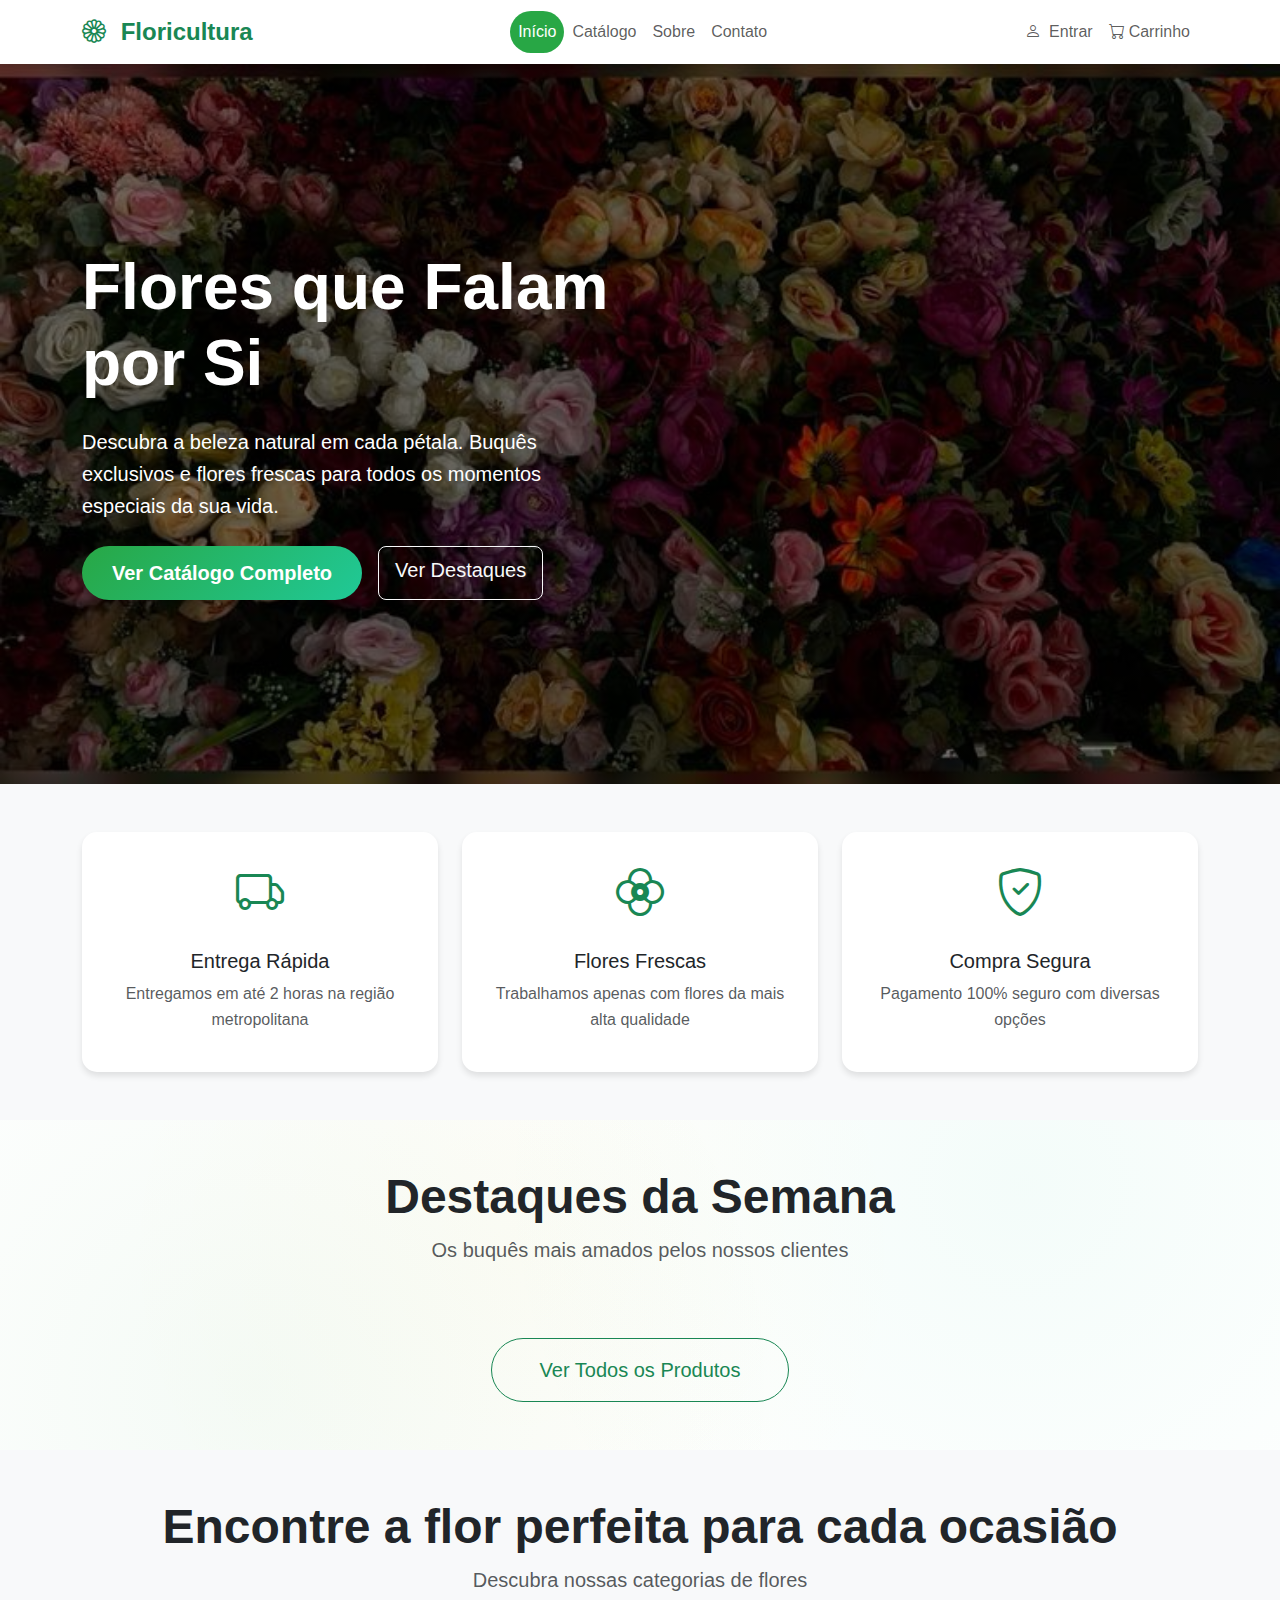
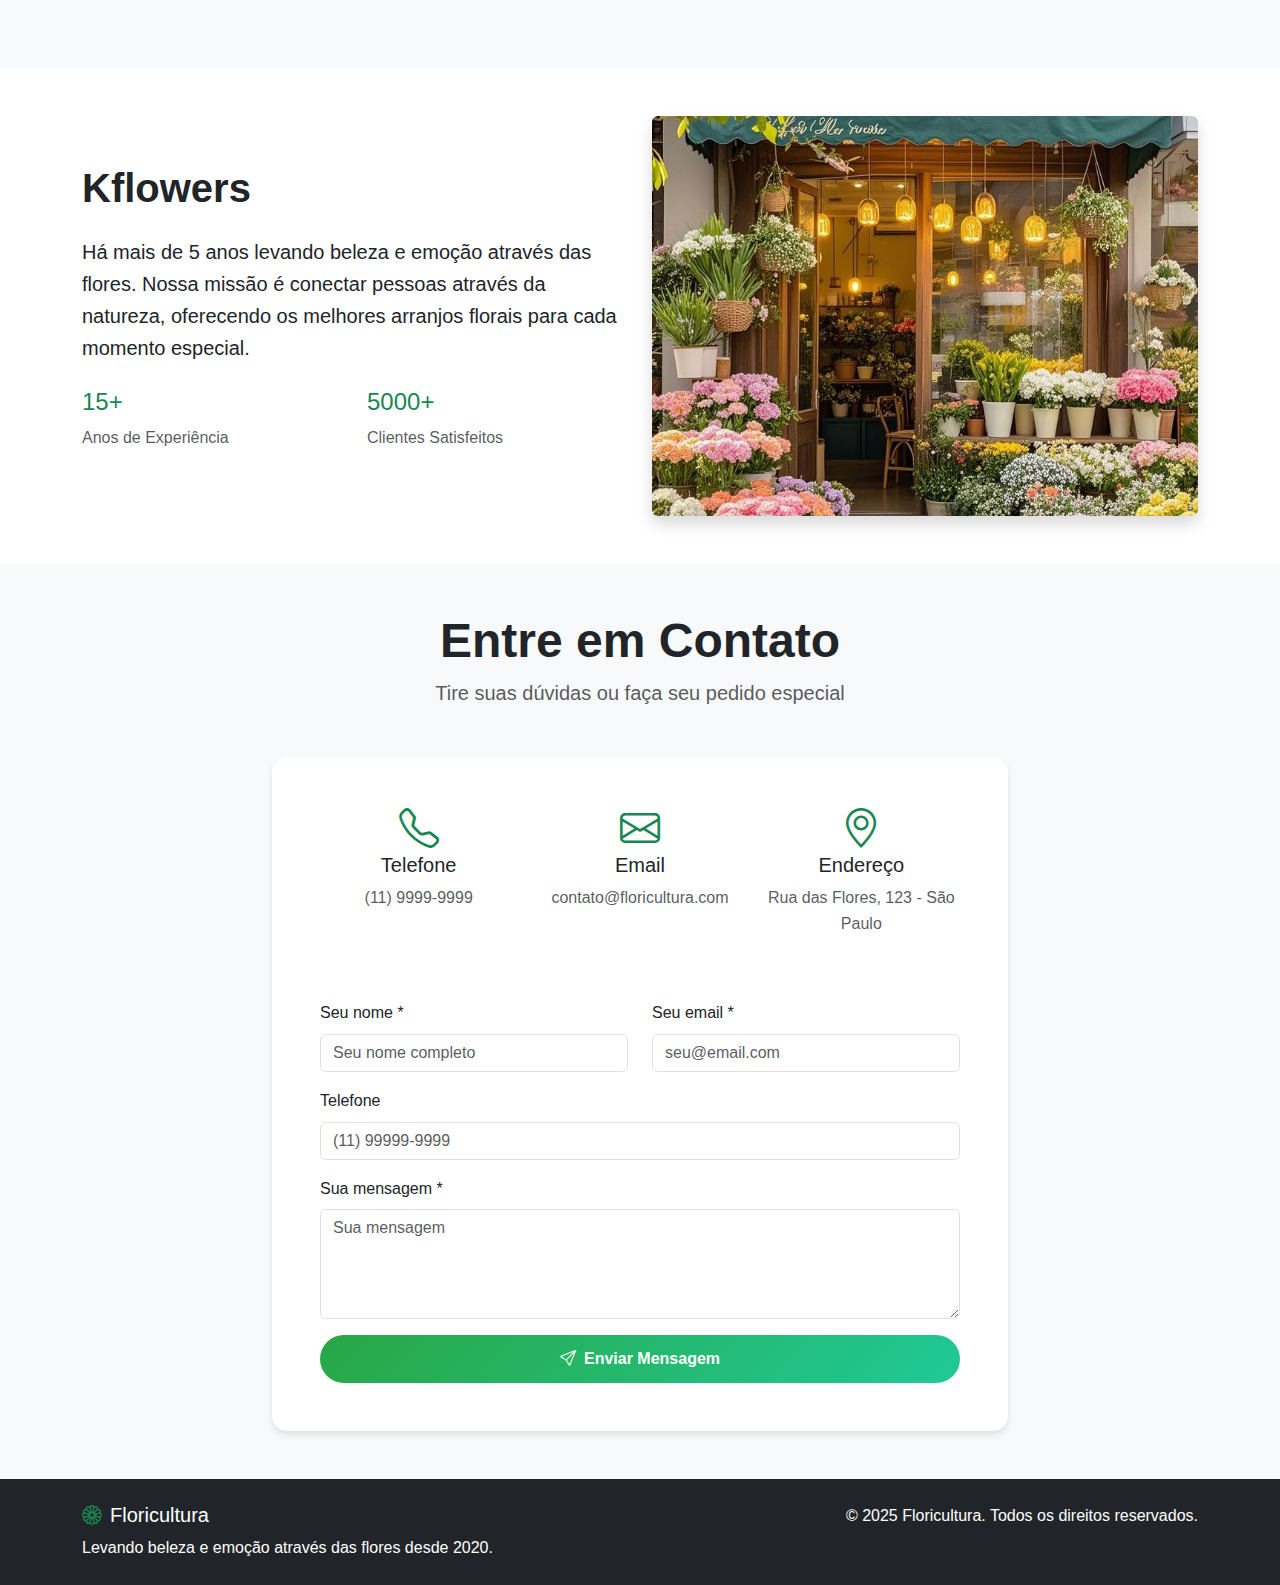
<file: Floricultura/index.html>
<!DOCTYPE html>
<html lang="pt-br">
<head>
    <meta charset="UTF-8">
    <meta name="viewport" content="width=device-width, initial-scale=1.0">
    <title>Floricultura - Flores Frescas e Buquês Especiais</title>
    <link href="https://cdn.jsdelivr.net/npm/bootstrap@5.3.0/dist/css/bootstrap.min.css" rel="stylesheet">
    <link rel="stylesheet" href="https://cdn.jsdelivr.net/npm/bootstrap-icons@1.10.0/font/bootstrap-icons.css">
    <link rel="stylesheet" href="css/style.css">
</head>
<body>
    <!-- Navigation -->
    <nav class="navbar navbar-expand-lg navbar-light bg-white shadow-sm">
        <div class="container">
            <a class="navbar-brand text-success" href="index.html">
                <i class="bi bi-flower1 me-2"></i>
                Floricultura
            </a>
            <button class="navbar-toggler" type="button" data-bs-toggle="collapse" data-bs-target="#navbarNav">
                <span class="navbar-toggler-icon"></span>
            </button>
            <div class="collapse navbar-collapse" id="navbarNav">
                <ul class="navbar-nav mx-auto">
                    <li class="nav-item">
                        <a class="nav-link active" href="index.html">Início</a>
                    </li>
                    <li class="nav-item">
                        <a class="nav-link" href="paginas/catalogo.html">Catálogo</a>
                    </li>
                    <li class="nav-item">
                        <a class="nav-link" href="#sobre">Sobre</a>
                    </li>
                    <li class="nav-item">
                        <a class="nav-link" href="#contato">Contato</a>
                    </li>
                </ul>
                <div class="navbar-nav">
                    <a class="nav-link" href="paginas/login.html">
                        <i class="bi bi-person me-1"></i>
                        <span id="userStatus">Entrar</span>
                    </a>
                    <a class="nav-link" href="paginas/carrinho.html">
                        <i class="bi bi-cart me-1"></i>Carrinho
                        <span class="badge bg-success cart-count" style="display: none;">0</span>
                    </a>
                </div>
            </div>
        </div>
    </nav>

    <!-- Hero Section -->
    <section class="hero-section">
        <div class="container">
            <div class="row">
                <div class="col-lg-6">
                    <h1 class="display-3 fw-bold mb-4">Flores que Falam por Si</h1>
                    <p class="lead mb-4">Descubra a beleza natural em cada pétala. Buquês exclusivos e flores frescas para todos os momentos especiais da sua vida.</p>
                    <div class="d-flex gap-3">
                        <a href="paginas/catalogo.html" class="btn btn-success btn-lg">
                            Ver Catálogo Completo
                        </a>
                        <a href="#destaques" class="btn btn-outline-light btn-lg">
                            Ver Destaques
                        </a>
                    </div>
                </div>
            </div>
        </div>
    </section>

    <!-- Features -->
    <section class="py-5 bg-light">
        <div class="container">
            <div class="row g-4">
                <div class="col-md-4">
                    <div class="card feature-card text-center h-100">
                        <div class="card-body p-4">
                            <i class="bi bi-truck text-success category-icon"></i>
                            <h5>Entrega Rápida</h5>
                            <p class="text-muted">Entregamos em até 2 horas na região metropolitana</p>
                        </div>
                    </div>
                </div>
                <div class="col-md-4">
                    <div class="card feature-card text-center h-100">
                        <div class="card-body p-4">
                            <i class="bi bi-flower2 text-success category-icon"></i>
                            <h5>Flores Frescas</h5>
                            <p class="text-muted">Trabalhamos apenas com flores da mais alta qualidade</p>
                        </div>
                    </div>
                </div>
                <div class="col-md-4">
                    <div class="card feature-card text-center h-100">
                        <div class="card-body p-4">
                            <i class="bi bi-shield-check text-success category-icon"></i>
                            <h5>Compra Segura</h5>
                            <p class="text-muted">Pagamento 100% seguro com diversas opções</p>
                        </div>
                    </div>
                </div>
            </div>
        </div>
    </section>

    <!-- Destaques -->
    <section id="destaques" class="py-5 position-relative">
        <div class="destaques-bg"></div>
        <div class="container destaques-container">
            <div class="text-center mb-5">
                <h2 class="display-5 fw-bold">Destaques da Semana</h2>
                <p class="lead text-muted">Os buquês mais amados pelos nossos clientes</p>
            </div>
            <div class="row g-4 justify-content-center" id="destaquesGrid">
                <!-- Produtos carregados via JavaScript -->
            </div>
            <div class="text-center mt-5">
                <a href="paginas/catalogo.html" class="btn btn-outline-success btn-lg px-5 py-3">
                    Ver Todos os Produtos
                </a>
            </div>
        </div>
    </section>

    <!-- Categorias -->
    <section id="categorias" class="py-5 bg-light">
        <div class="container">
            <div class="text-center mb-5">
                <h2 class="display-5 fw-bold">Encontre a flor perfeita para cada ocasião</h2>
                <p class="lead text-muted">Descubra nossas categorias de flores</p>
            </div>
            <div class="row g-4" id="categoriasGrid">
                <!-- Categorias carregadas via JavaScript -->
            </div>
        </div>
    </section>

    <!-- About Section -->
    <section id="sobre" class="py-5">
        <div class="container">
            <div class="row align-items-center">
                <div class="col-lg-6">
                    <h2 class="display-6 fw-bold mb-4">Kflowers</h2>
                    <p class="lead mb-4">Há mais de 5 anos levando beleza e emoção através das flores. Nossa missão é conectar pessoas através da natureza, oferecendo os melhores arranjos florais para cada momento especial.</p>
                    <div class="row">
                        <div class="col-6">
                            <h4 class="text-success">15+</h4>
                            <p class="text-muted">Anos de Experiência</p>
                        </div>
                        <div class="col-6">
                            <h4 class="text-success">5000+</h4>
                            <p class="text-muted">Clientes Satisfeitos</p>
                        </div>
                    </div>
                </div>
                <div class="col-lg-6">
                    <img src="imagens/floricultura.jfif" class="img-fluid rounded shadow" alt="Sobre Nós" style="height: 400px; width: 100%; object-fit: cover;">
                </div>
            </div>
        </div>
    </section>

    
   <!-- Contact Section -->
<section id="contato" class="py-5 bg-light">
    <div class="container">
        <div class="text-center mb-5">
            <h2 class="display-5 fw-bold">Entre em Contato</h2>
            <p class="lead text-muted">Tire suas dúvidas ou faça seu pedido especial</p>
        </div>
        <div class="row justify-content-center">
            <div class="col-lg-8">
                <div class="card feature-card">
                    <div class="card-body p-5">
                        <div class="row text-center">
                            <div class="col-md-4 mb-4">
                                <i class="bi bi-telephone text-success display-6 mb-3"></i>
                                <h5>Telefone</h5>
                                <p class="text-muted">(11) 9999-9999</p>
                            </div>
                            <div class="col-md-4 mb-4">
                                <i class="bi bi-envelope text-success display-6 mb-3"></i>
                                <h5>Email</h5>
                                <p class="text-muted">contato@floricultura.com</p>
                            </div>
                            <div class="col-md-4 mb-4">
                                <i class="bi bi-geo-alt text-success display-6 mb-3"></i>
                                <h5>Endereço</h5>
                                <p class="text-muted">Rua das Flores, 123 - São Paulo</p>
                            </div>
                        </div>
                        <form class="mt-4" action="php/contato.php" method="POST">
                            <div class="row">
                                <div class="col-md-6 mb-3">
                                    <label class="form-label">Seu nome *</label>
                                    <input type="text" class="form-control" name="nome" placeholder="Seu nome completo" required>
                                </div>
                                <div class="col-md-6 mb-3">
                                    <label class="form-label">Seu email *</label>
                                    <input type="email" class="form-control" name="email" placeholder="seu@email.com" required>
                                </div>
                            </div>
                            <div class="mb-3">
                                <label class="form-label">Telefone</label>
                                <input type="tel" class="form-control" name="telefone" placeholder="(11) 99999-9999">
                            </div>
                            <div class="mb-3">
                                <label class="form-label">Sua mensagem *</label>
                                <textarea class="form-control" rows="4" name="mensagem" placeholder="Sua mensagem" required></textarea>
                            </div>
                            <button type="submit" class="btn btn-success w-100">
                                <i class="bi bi-send me-2"></i>Enviar Mensagem
                            </button>
                        </form>
                    </div>
                </div>
            </div>
        </div>
    </div>
</section>

    <!-- Footer -->
    <footer class="bg-dark text-white py-4">
        <div class="container">
            <div class="row">
                <div class="col-md-6">
                    <h5><i class="bi bi-flower1 text-success me-2"></i>Floricultura</h5>
                    <p class="mb-0">Levando beleza e emoção através das flores desde 2020.</p>
                </div>
                <div class="col-md-6 text-end">
                    <p class="mb-0">&copy; 2025 Floricultura. Todos os direitos reservados.</p>
                </div>
            </div>
        </div>
    </footer>

    <script src="https://cdn.jsdelivr.net/npm/bootstrap@5.3.0/dist/js/bootstrap.bundle.min.js"></script>
    <script src="js/script.js"></script>
    <script>
        // Carregar destaques e categorias
        document.addEventListener('DOMContentLoaded', function() {
            carregarDestaques();
            carregarCategorias();
            atualizarEstadoUsuario();
            atualizarContadorCarrinho();
        });

        async function carregarDestaques() {
            try {
                const response = await fetch('php/produtos.php?action=destaques');
                const produtos = await response.json();
                
                const grid = document.getElementById('destaquesGrid');
                grid.innerHTML = produtos.map(produto => `
                    <div class="col-lg-4 col-md-6">
                        <div class="card h-100 product-card" data-product-id="${produto.id}" data-price="${produto.preco}" data-stock="${produto.estoque}">
                            <div class="position-relative overflow-hidden">
                                <img src="imagens/${produto.imagem}" class="card-img-top" alt="${produto.nome}" style="height: 250px; object-fit: cover;">
                            </div>
                            <div class="card-body d-flex flex-column">
                                <h5 class="card-title">${produto.nome}</h5>
                                <p class="card-text flex-grow-1">${produto.descricao}</p>
                                <div class="d-flex justify-content-between align-items-center mt-auto">
                                    <div>
                                        <span class="h5 text-success product-price">R$ ${produto.preco}</span>
                                        <div class="mt-1">
                                            <small class="product-stock">Estoque: ${produto.estoque}</small>
                                        </div>
                                    </div>
                                    <button class="btn btn-success add-to-cart" onclick="adicionarAoCarrinho(${produto.id})">
                                        <i class="bi bi-cart-plus me-1"></i>Comprar
                                    </button>
                                </div>
                            </div>
                        </div>
                    </div>
                `).join('');
            } catch (error) {
                console.error('Erro ao carregar destaques:', error);
            }
        }

        async function carregarCategorias() {
            try {
                const response = await fetch('php/produtos.php?action=categorias');
                const categorias = await response.json();
                
                const grid = document.getElementById('categoriasGrid');
                grid.innerHTML = categorias.map(categoria => `
                    <div class="col-md-3">
                        <div class="card feature-card text-center">
                            <div class="card-body p-4">
                                <h5>${categoria.nome}</h5>
                                <p class="text-muted">${categoria.descricao}</p>
                                <a href="paginas/catalogo.html?categoria=${categoria.id}" class="btn btn-outline-success btn-sm">Ver ${categoria.nome}</a>
                            </div>
                        </div>
                    </div>
                `).join('');
            } catch (error) {
                console.error('Erro ao carregar categorias:', error);
            }
        }

        function atualizarEstadoUsuario() {
            // Verificar se usuário está logado (simulação)
            const userStatus = document.getElementById('userStatus');
            const usuarioLogado = localStorage.getItem('usuarioLogado');
            
            if (usuarioLogado) {
                userStatus.textContent = JSON.parse(usuarioLogado).nome;
            }
        }

        async function atualizarContadorCarrinho() {
            try {
                const response = await fetch('php/carrinho.php?action=get');
                const data = await response.json();
                
                if (data.success) {
                    const cartCount = document.querySelector('.cart-count');
                    cartCount.textContent = data.total_itens;
                    cartCount.style.display = data.total_itens > 0 ? 'inline' : 'none';
                }
            } catch (error) {
                console.error('Erro ao atualizar carrinho:', error);
            }
        }

        async function adicionarAoCarrinho(produtoId) {
            try {
                const formData = new FormData();
                formData.append('action', 'add');
                formData.append('produto_id', produtoId);
                formData.append('quantidade', 1);

                const response = await fetch('php/carrinho.php', {
                    method: 'POST',
                    body: formData
                });

                const result = await response.json();
                
                if (result.success) {
                    alert(result.message);
                    atualizarContadorCarrinho();
                } else {
                    alert('Erro: ' + result.message);
                }
            } catch (error) {
                console.error('Erro ao adicionar ao carrinho:', error);
                alert('Erro ao adicionar produto ao carrinho');
            }
        }
    </script>
</body>
</html>
</file>
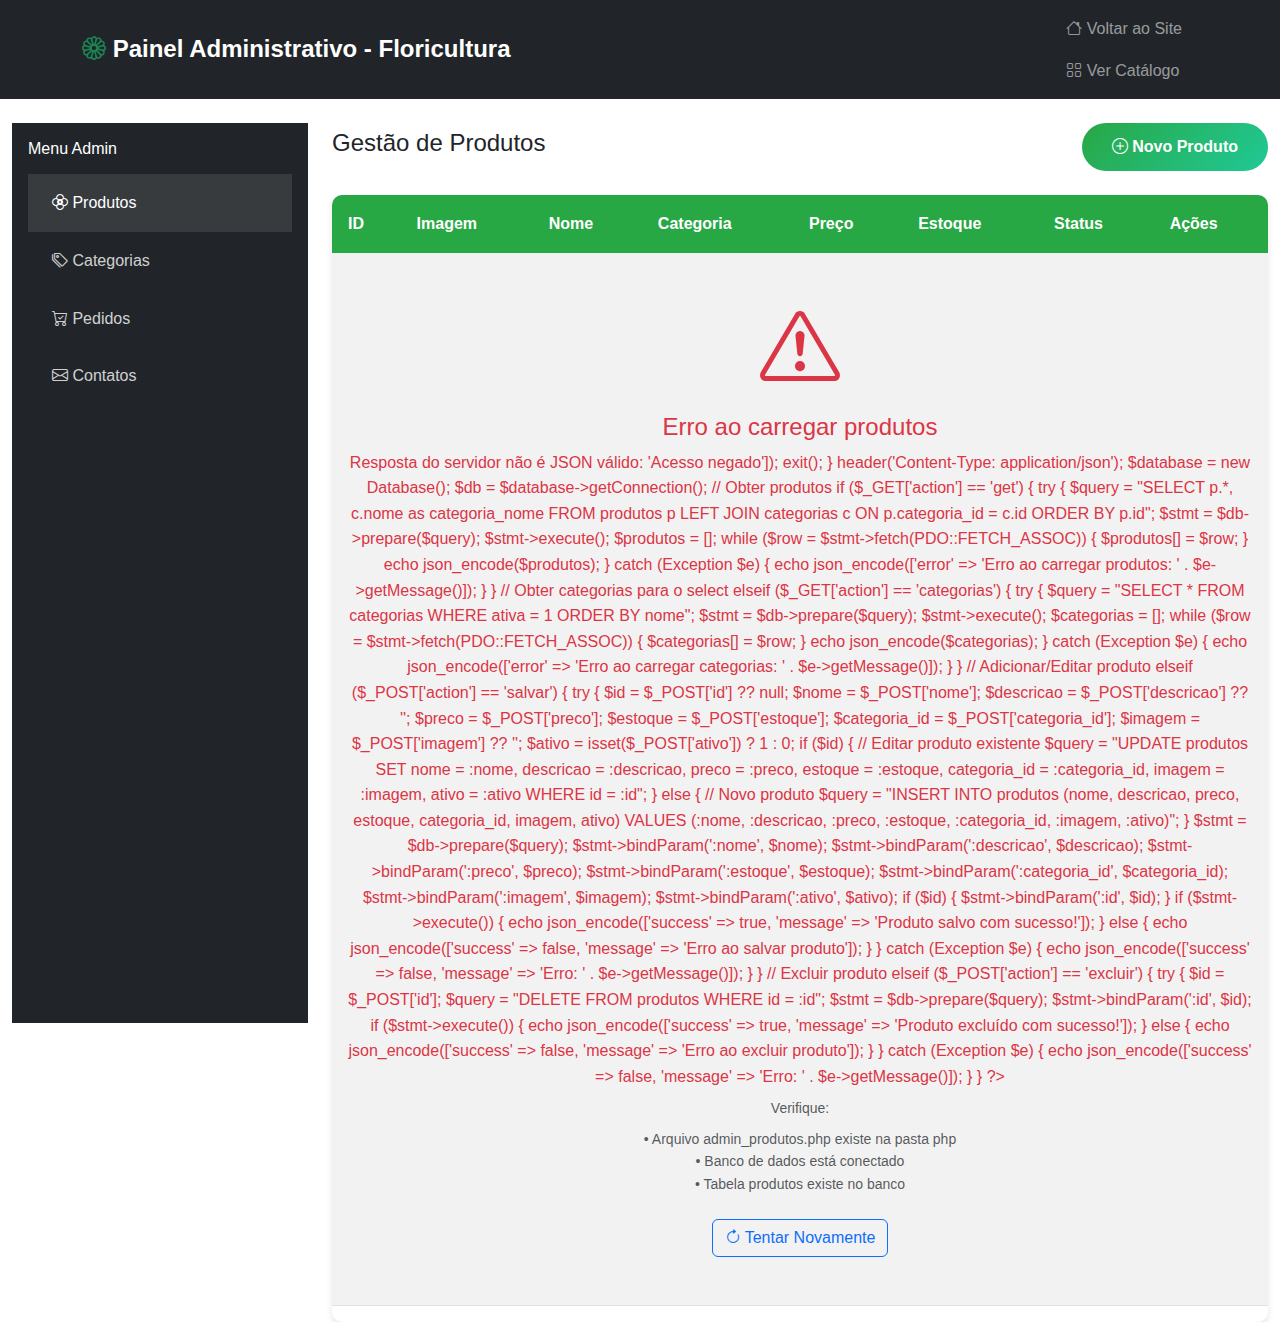
<file: Floricultura/paginas/admin.html>
<!DOCTYPE html>
<html lang="pt-br">
<head>
    <meta charset="UTF-8">
    <meta name="viewport" content="width=device-width, initial-scale=1.0">
    <title>Painel Admin - Floricultura</title>
    <link href="https://cdn.jsdelivr.net/npm/bootstrap@5.3.0/dist/css/bootstrap.min.css" rel="stylesheet">
    <link rel="stylesheet" href="https://cdn.jsdelivr.net/npm/bootstrap-icons@1.10.0/font/bootstrap-icons.css">
    <link rel="stylesheet" href="../css/style.css">
</head>
<body>
    <!-- Navbar Admin -->
    <nav class="navbar navbar-dark bg-dark">
        <div class="container">
            <span class="navbar-brand">
                <i class="bi bi-flower1 text-success"></i>
                Painel Administrativo - Floricultura
            </span>
            <div class="navbar-nav">
                <a class="nav-link" href="../index.html">
                    <i class="bi bi-house"></i> Voltar ao Site
                </a>
                <a class="nav-link" href="catalogo.html">
                    <i class="bi bi-grid"></i> Ver Catálogo
                </a>
            </div>
        </div>
    </nav>

    <div class="container-fluid mt-4">
        <div class="row">
            <!-- Sidebar -->
            <div class="col-md-3">
                <div class="admin-sidebar">
                    <div class="p-3">
                        <h6 class="text-white mb-3">Menu Admin</h6>
                        <ul class="nav nav-pills flex-column">
                            <li class="nav-item">
                                <a class="nav-link active" href="#produtos" data-bs-toggle="tab">
                                    <i class="bi bi-flower2"></i> Produtos
                                </a>
                            </li>
                            <li class="nav-item">
                                <a class="nav-link" href="#categorias" data-bs-toggle="tab">
                                    <i class="bi bi-tags"></i> Categorias
                                </a>
                            </li>
                            <li class="nav-item">
                                <a class="nav-link" href="#pedidos" data-bs-toggle="tab">
                                    <i class="bi bi-cart-check"></i> Pedidos
                                </a>
                            </li>
                            <li class="nav-item">
                                <a class="nav-link" href="#contatos" data-bs-toggle="tab">
                                    <i class="bi bi-envelope"></i> Contatos
                                </a>
                            </li>
                        </ul>
                    </div>
                </div>
            </div>

            <!-- Conteúdo -->
            <div class="col-md-9">
                <div class="tab-content">
                    <!-- Gestão de Produtos -->
                    <div class="tab-pane fade show active" id="produtos">
                        <div class="d-flex justify-content-between align-items-center mb-4">
                            <h4>Gestão de Produtos</h4>
                            <button class="btn btn-success" onclick="abrirModalProduto()">
                                <i class="bi bi-plus-circle"></i> Novo Produto
                            </button>
                        </div>

                        <div class="table-responsive admin-table">
                            <table class="table table-striped">
                                <thead>
                                    <tr>
                                        <th>ID</th>
                                        <th>Imagem</th>
                                        <th>Nome</th>
                                        <th>Categoria</th>
                                        <th>Preço</th>
                                        <th>Estoque</th>
                                        <th>Status</th>
                                        <th>Ações</th>
                                    </tr>
                                </thead>
                                <tbody id="tabelaProdutos">
                                    <!-- Produtos carregados via JavaScript -->
                                </tbody>
                            </table>
                        </div>
                    </div>

                    <!-- Gestão de Categorias -->
                    <div class="tab-pane fade" id="categorias">
                        <div class="d-flex justify-content-between align-items-center mb-4">
                            <h4>Gestão de Categorias</h4>
                            <button class="btn btn-success" onclick="abrirModalCategoria()">
                                <i class="bi bi-plus-circle"></i> Nova Categoria
                            </button>
                        </div>

                        <div class="row" id="gridCategorias">
                            <!-- Categorias carregadas via JavaScript -->
                        </div>
                    </div>

                    <!-- Gestão de Pedidos -->
                    <div class="tab-pane fade" id="pedidos">
                        <div class="d-flex justify-content-between align-items-center mb-4">
                            <h4>Gestão de Pedidos</h4>
                            <div class="d-flex gap-3">
                                <div class="text-center">
                                    <div class="text-success fw-bold fs-4" id="totalPedidos">0</div>
                                    <small class="text-muted">Total de Pedidos</small>
                                </div>
                                <div class="text-center">
                                    <div class="text-warning fw-bold fs-4" id="pedidosPendentes">0</div>
                                    <small class="text-muted">Pendentes</small>
                                </div>
                                <div class="text-center">
                                    <div class="text-primary fw-bold fs-4" id="totalVendido">R$ 0</div>
                                    <small class="text-muted">Total Vendido</small>
                                </div>
                            </div>
                        </div>

                        <div class="table-responsive admin-table">
                            <table class="table table-striped">
                                <thead>
                                    <tr>
                                        <th>Nº Pedido</th>
                                        <th>Cliente</th>
                                        <th>Data</th>
                                        <th>Total</th>
                                        <th>Status</th>
                                        <th>Ações</th>
                                    </tr>
                                </thead>
                                <tbody id="tabelaPedidos">
                                    <!-- Pedidos carregados via JavaScript -->
                                </tbody>
                            </table>
                        </div>

                        <!-- Mensagem quando não há pedidos -->
                        <div id="semPedidos" class="text-center py-5" style="display: none;">
                            <i class="bi bi-cart-x display-1 text-muted"></i>
                            <h4 class="mt-3 text-muted">Nenhum pedido realizado</h4>
                            <p class="text-muted">Os pedidos dos clientes aparecerão aqui.</p>
                        </div>
                    </div>

                    <!-- Gestão de Contatos -->
                    <div class="tab-pane fade" id="contatos">
                        <div class="d-flex justify-content-between align-items-center mb-4">
                            <h4>Gestão de Contatos</h4>
                            <div>
                                <span class="badge bg-success" id="contatosNaoLidos">0 não lidos</span>
                            </div>
                        </div>

                        <div class="table-responsive admin-table">
                            <table class="table table-striped">
                                <thead>
                                    <tr>
                                        <th>Data</th>
                                        <th>Nome</th>
                                        <th>Email</th>
                                        <th>Telefone</th>
                                        <th>Mensagem</th>
                                        <th>Status</th>
                                        <th>Ações</th>
                                    </tr>
                                </thead>
                                <tbody id="contatosTable">
                                    <!-- Contatos carregados via JavaScript -->
                                </tbody>
                            </table>
                        </div>
                    </div>
                </div>
            </div>
        </div>
    </div>

    <!-- Modal para Detalhes do Pedido -->
    <div class="modal fade admin-modal" id="detalhesModal" tabindex="-1">
        <div class="modal-dialog modal-lg">
            <div class="modal-content">
                <div class="modal-header">
                    <h5 class="modal-title">Detalhes do Pedido</h5>
                    <button type="button" class="btn-close" data-bs-dismiss="modal"></button>
                </div>
                <div class="modal-body" id="detalhesModalBody">
                </div>
                <div class="modal-footer">
                    <button type="button" class="btn btn-secondary" data-bs-dismiss="modal">Fechar</button>
                </div>
            </div>
        </div>
    </div>

    <!-- Modal para Produto -->
    <div class="modal fade admin-modal" id="productModal" tabindex="-1">
        <div class="modal-dialog modal-lg">
            <div class="modal-content">
                <div class="modal-header">
                    <h5 class="modal-title" id="productModalTitle">Adicionar Novo Produto</h5>
                    <button type="button" class="btn-close" data-bs-dismiss="modal"></button>
                </div>
                <div class="modal-body">
                    <form id="productForm">
                        <input type="hidden" id="produtoId" name="id">
                        <div class="row">
                            <div class="col-md-6 mb-3">
                                <label class="form-label">Nome do Produto *</label>
                                <input type="text" class="form-control" id="produtoNome" name="nome" required>
                            </div>
                            <div class="col-md-6 mb-3">
                                <label class="form-label">Categoria *</label>
                                <select class="form-select" id="produtoCategoria" name="categoria_id" required>
                                    <option value="">Selecione...</option>
                                </select>
                            </div>
                        </div>
                        <div class="row">
                            <div class="col-md-6 mb-3">
                                <label class="form-label">Preço *</label>
                                <input type="number" class="form-control" id="produtoPreco" name="preco" step="0.01" min="0" required>
                            </div>
                            <div class="col-md-6 mb-3">
                                <label class="form-label">Estoque *</label>
                                <input type="number" class="form-control" id="produtoEstoque" name="estoque" min="0" required>
                            </div>
                        </div>
                        <div class="mb-3">
                            <label class="form-label">Descrição</label>
                            <textarea class="form-control" id="produtoDescricao" name="descricao" rows="3"></textarea>
                        </div>
                        <div class="mb-3">
                            <label class="form-label">Imagem</label>
                            <input type="text" class="form-control" id="produtoImagem" name="imagem" placeholder="nome-da-imagem.png">
                        </div>
                        <div class="mb-3 form-check">
                            <input type="checkbox" class="form-check-input" id="produtoAtivo" name="ativo" value="1" checked>
                            <label class="form-check-label" for="produtoAtivo">Produto ativo</label>
                        </div>
                    </form>
                </div>
                <div class="modal-footer">
                    <button type="button" class="btn btn-secondary" data-bs-dismiss="modal">Cancelar</button>
                    <button type="button" class="btn btn-success" onclick="salvarProduto()">Salvar Produto</button>
                </div>
            </div>
        </div>
    </div>

    <!-- Modal para Categoria -->
    <div class="modal fade admin-modal" id="categoriaModal" tabindex="-1">
        <div class="modal-dialog">
            <div class="modal-content">
                <div class="modal-header">
                    <h5 class="modal-title" id="categoriaModalTitle">Nova Categoria</h5>
                    <button type="button" class="btn-close" data-bs-dismiss="modal"></button>
                </div>
                <div class="modal-body">
                    <form id="categoriaForm">
                        <input type="hidden" id="categoriaId" name="id">
                        <div class="mb-3">
                            <label class="form-label">Nome da Categoria *</label>
                            <input type="text" class="form-control" id="categoriaNome" name="nome" required>
                        </div>
                        <div class="mb-3">
                            <label class="form-label">Descrição</label>
                            <textarea class="form-control" id="categoriaDescricao" name="descricao" rows="3"></textarea>
                        </div>
                        <div class="mb-3 form-check">
                            <input type="checkbox" class="form-check-input" id="categoriaAtiva" name="ativa" value="1" checked>
                            <label class="form-check-label" for="categoriaAtiva">Categoria ativa</label>
                        </div>
                    </form>
                </div>
                <div class="modal-footer">
                    <button type="button" class="btn btn-secondary" data-bs-dismiss="modal">Cancelar</button>
                    <button type="button" class="btn btn-success" onclick="salvarCategoria()">Salvar Categoria</button>
                </div>
            </div>
        </div>
    </div>

    <script src="https://cdn.jsdelivr.net/npm/bootstrap@5.3.0/dist/js/bootstrap.bundle.min.js"></script>
    <script>
        // Inicializar quando a página carregar
        document.addEventListener('DOMContentLoaded', function() {
            // Verificar se é admin
            verificarAdmin();
            
            // Configurar tabs
            const triggerTabList = [].slice.call(document.querySelectorAll('a[data-bs-toggle="tab"]'));
            triggerTabList.forEach(function (triggerEl) {
                const tabTrigger = new bootstrap.Tab(triggerEl);
                triggerEl.addEventListener('click', function (event) {
                    event.preventDefault();
                    tabTrigger.show();
                    
                    // Carregar dados da aba quando for clicada
                    const target = triggerEl.getAttribute('href');
                    if (target === '#produtos') {
                        carregarProdutos();
                    } else if (target === '#categorias') {
                        carregarCategorias();
                    } else if (target === '#pedidos') {
                        carregarPedidos();
                    } else if (target === '#contatos') {
                        carregarContatos();
                    }
                });
            });
            
            // Carregar dados iniciais
            carregarProdutos();
        });

        // Verificar se é admin
        function verificarAdmin() {
            // Em uma implementação real, isso seria verificado no servidor
            // Por enquanto, vamos apenas garantir que o usuário está logado como admin
            console.log('Verificando permissões de admin...');
        }

        // ========== FUNÇÕES PARA PRODUTOS (ATUALIZADAS) ==========
        async function carregarProdutos() {
            try {
                console.log(' Iniciando carregamento de produtos...');
                
                const response = await fetch('../php/admin_produtos.php?action=get');
                console.log(' Status da resposta:', response.status, response.statusText);
                
                if (!response.ok) {
                    throw new Error(`Erro HTTP: ${response.status} - ${response.statusText}`);
                }
                
                const text = await response.text();
                console.log(' Conteúdo bruto da resposta:', text);
                
                let produtos;
                try {
                    produtos = JSON.parse(text);
                    console.log(' Produtos parseados:', produtos);
                } catch (parseError) {
                    console.error(' Erro ao fazer parse do JSON:', parseError);
                    throw new Error('Resposta do servidor não é JSON válido: ' + text);
                }
                
                const tabela = document.getElementById('tabelaProdutos');
                
                if (!produtos || produtos.length === 0) {
                    console.log(' Nenhum produto encontrado no banco');
                    tabela.innerHTML = `
                        <tr>
                            <td colspan="8" class="text-center py-5">
                                <i class="bi bi-flower2 display-1 text-muted"></i>
                                <h4 class="mt-3 text-muted">Nenhum produto cadastrado</h4>
                                <p class="text-muted">Clique em "Novo Produto" para adicionar.</p>
                            </td>
                        </tr>
                    `;
                    return;
                }
                
                console.log(` ${produtos.length} produtos carregados com sucesso`);
                
                tabela.innerHTML = produtos.map(produto => `
                    <tr>
                        <td>${produto.id}</td>
                        <td>
                            <img src="../imagens/${produto.imagem || 'default-product.jpg'}" 
                                 width="50" height="50" class="rounded" style="object-fit: cover;" 
                                 onerror="this.src='../imagens/default-product.jpg'"
                                 alt="${produto.nome}">
                        </td>
                        <td>${produto.nome}</td>
                        <td>${produto.categoria_nome || 'Sem categoria'}</td>
                        <td>R$ ${parseFloat(produto.preco).toFixed(2)}</td>
                        <td>${produto.estoque}</td>
                        <td>
                            <span class="badge ${produto.ativo ? 'bg-success' : 'bg-secondary'}">
                                ${produto.ativo ? 'Ativo' : 'Inativo'}
                            </span>
                        </td>
                        <td>
                            <button class="btn btn-sm btn-outline-primary" onclick="editarProduto(${produto.id})">
                                <i class="bi bi-pencil"></i>
                            </button>
                            <button class="btn btn-sm btn-outline-danger" onclick="excluirProduto(${produto.id})">
                                <i class="bi bi-trash"></i>
                            </button>
                        </td>
                    </tr>
                `).join('');
                
            } catch (error) {
                console.error(' Erro ao carregar produtos:', error);
                
                const tabela = document.getElementById('tabelaProdutos');
                tabela.innerHTML = `
                    <tr>
                        <td colspan="8" class="text-center py-5 text-danger">
                            <i class="bi bi-exclamation-triangle display-1"></i>
                            <h4 class="mt-3">Erro ao carregar produtos</h4>
                            <p class="mb-2">${error.message}</p>
                            <small class="text-muted d-block mb-2">Verifique:</small>
                            <ul class="list-unstyled small text-muted">
                                <li>• Arquivo admin_produtos.php existe na pasta php</li>
                                <li>• Banco de dados está conectado</li>
                                <li>• Tabela produtos existe no banco</li>
                            </ul>
                            <button class="btn btn-outline-primary mt-2" onclick="carregarProdutos()">
                                <i class="bi bi-arrow-clockwise"></i> Tentar Novamente
                            </button>
                        </td>
                    </tr>
                `;
            }
        }

        async function abrirModalProduto(produtoId = null) {
            // Carregar categorias para o select
            try {
                console.log(' Carregando categorias para o modal...');
                const response = await fetch('../php/admin_produtos.php?action=categorias');
                
                if (!response.ok) {
                    throw new Error(`Erro HTTP: ${response.status}`);
                }
                
                const text = await response.text();
                console.log(' Resposta categorias:', text);
                
                let categorias;
                try {
                    categorias = JSON.parse(text);
                } catch (parseError) {
                    throw new Error('Resposta de categorias não é JSON válido');
                }
                
                const select = document.getElementById('produtoCategoria');
                select.innerHTML = '<option value="">Selecione...</option>' + 
                    categorias.map(cat => `<option value="${cat.id}">${cat.nome}</option>`).join('');
                
                if (produtoId) {
                    // Editar produto existente
                    document.getElementById('productModalTitle').textContent = 'Editar Produto';
                    // Carregar dados do produto
                    const produtosResponse = await fetch('../php/admin_produtos.php?action=get');
                    const produtos = await produtosResponse.json();
                    const produto = produtos.find(p => p.id === produtoId);
                    
                    if (produto) {
                        document.getElementById('produtoId').value = produto.id;
                        document.getElementById('produtoNome').value = produto.nome;
                        document.getElementById('produtoDescricao').value = produto.descricao || '';
                        document.getElementById('produtoPreco').value = produto.preco;
                        document.getElementById('produtoEstoque').value = produto.estoque;
                        document.getElementById('produtoImagem').value = produto.imagem || '';
                        document.getElementById('produtoCategoria').value = produto.categoria_id || '';
                        document.getElementById('produtoAtivo').checked = produto.ativo;
                    }
                } else {
                    // Novo produto
                    document.getElementById('productModalTitle').textContent = 'Adicionar Novo Produto';
                    document.getElementById('productForm').reset();
                    document.getElementById('produtoId').value = '';
                }
                
                const modal = new bootstrap.Modal(document.getElementById('productModal'));
                modal.show();
            } catch (error) {
                console.error(' Erro ao abrir modal:', error);
                mostrarNotificacao('Erro ao carregar categorias: ' + error.message, 'error');
            }
        }

        async function salvarProduto() {
            try {
                const formData = new FormData(document.getElementById('productForm'));
                formData.append('action', 'salvar');
                
                console.log(' Salvando produto...', Object.fromEntries(formData));
                
                const response = await fetch('../php/admin_produtos.php', {
                    method: 'POST',
                    body: formData
                });
                
                const result = await response.json();
                console.log(' Resposta do servidor:', result);
                
                if (result.success) {
                    mostrarNotificacao(result.message, 'success');
                    const modal = bootstrap.Modal.getInstance(document.getElementById('productModal'));
                    modal.hide();
                    carregarProdutos();
                } else {
                    mostrarNotificacao(result.message, 'error');
                }
            } catch (error) {
                console.error(' Erro ao salvar produto:', error);
                mostrarNotificacao('Erro ao salvar produto: ' + error.message, 'error');
            }
        }

        function editarProduto(id) {
            abrirModalProduto(id);
        }

        async function excluirProduto(id) {
            if (confirm('Tem certeza que deseja excluir este produto?')) {
                try {
                    const formData = new FormData();
                    formData.append('action', 'excluir');
                    formData.append('id', id);
                    
                    const response = await fetch('../php/admin_produtos.php', {
                        method: 'POST',
                        body: formData
                    });
                    
                    const result = await response.json();
                    
                    if (result.success) {
                        mostrarNotificacao(result.message, 'success');
                        carregarProdutos();
                    } else {
                        mostrarNotificacao(result.message, 'error');
                    }
                } catch (error) {
                    console.error(' Erro ao excluir produto:', error);
                    mostrarNotificacao('Erro ao excluir produto: ' + error.message, 'error');
                }
            }
        }

        // ========== FUNÇÕES PARA CATEGORIAS ==========
        async function carregarCategorias() {
            try {
                console.log(' Carregando categorias...');
                const response = await fetch('../php/admin_categorias.php?action=get');
                
                if (!response.ok) {
                    throw new Error(`Erro HTTP: ${response.status}`);
                }
                
                const categorias = await response.json();
                console.log(' Categorias carregadas:', categorias);
                
                const grid = document.getElementById('gridCategorias');
                
                if (categorias.length === 0) {
                    grid.innerHTML = `
                        <div class="col-12 text-center py-5">
                            <i class="bi bi-tags display-1 text-muted"></i>
                            <h4 class="mt-3 text-muted">Nenhuma categoria cadastrada</h4>
                            <p class="text-muted">Clique em "Nova Categoria" para adicionar.</p>
                        </div>
                    `;
                    return;
                }
                
                grid.innerHTML = categorias.map(categoria => `
                    <div class="col-md-4 mb-3">
                        <div class="card h-100 admin-stats-card">
                            <div class="card-body">
                                <h6 class="card-title">${categoria.nome}</h6>
                                <p class="card-text text-muted small">${categoria.descricao || 'Sem descrição'}</p>
                                <p class="card-text">
                                    <small class="text-muted">${categoria.total_produtos || 0} produtos</small>
                                </p>
                                <div class="d-flex justify-content-between align-items-center">
                                    <span class="badge ${categoria.ativa ? 'bg-success' : 'bg-secondary'}">
                                        ${categoria.ativa ? 'Ativa' : 'Inativa'}
                                    </span>
                                    <div>
                                        <button class="btn btn-sm btn-outline-primary" onclick="editarCategoria(${categoria.id})">
                                            <i class="bi bi-pencil"></i>
                                        </button>
                                        <button class="btn btn-sm btn-outline-danger" onclick="excluirCategoria(${categoria.id})">
                                            <i class="bi bi-trash"></i>
                                        </button>
                                    </div>
                                </div>
                            </div>
                        </div>
                    </div>
                `).join('');
            } catch (error) {
                console.error(' Erro ao carregar categorias:', error);
                mostrarNotificacao('Erro ao carregar categorias: ' + error.message, 'error');
                
                // Fallback: mostrar mensagem de erro
                const grid = document.getElementById('gridCategorias');
                grid.innerHTML = `
                    <div class="col-12 text-center py-5">
                        <i class="bi bi-exclamation-triangle display-1 text-warning"></i>
                        <h4 class="mt-3 text-warning">Erro ao carregar categorias</h4>
                        <p class="text-muted">Verifique a conexão com o banco de dados.</p>
                        <button class="btn btn-outline-primary mt-2" onclick="carregarCategorias()">
                            <i class="bi bi-arrow-clockwise"></i> Tentar Novamente
                        </button>
                    </div>
                `;
            }
        }

        async function abrirModalCategoria(categoriaId = null) {
            try {
                if (categoriaId) {
                    // Editar categoria existente
                    document.getElementById('categoriaModalTitle').textContent = 'Editar Categoria';
                    const categorias = await (await fetch('../php/admin_categorias.php?action=get')).json();
                    const categoria = categorias.find(c => c.id === categoriaId);
                    
                    if (categoria) {
                        document.getElementById('categoriaId').value = categoria.id;
                        document.getElementById('categoriaNome').value = categoria.nome;
                        document.getElementById('categoriaDescricao').value = categoria.descricao || '';
                        document.getElementById('categoriaAtiva').checked = categoria.ativa;
                    }
                } else {
                    // Nova categoria
                    document.getElementById('categoriaModalTitle').textContent = 'Nova Categoria';
                    document.getElementById('categoriaForm').reset();
                    document.getElementById('categoriaId').value = '';
                }
                
                const modal = new bootstrap.Modal(document.getElementById('categoriaModal'));
                modal.show();
            } catch (error) {
                console.error(' Erro ao abrir modal de categoria:', error);
                mostrarNotificacao('Erro ao abrir modal: ' + error.message, 'error');
            }
        }

        async function salvarCategoria() {
            try {
                const formData = new FormData(document.getElementById('categoriaForm'));
                formData.append('action', 'salvar');
                
                const response = await fetch('../php/admin_categorias.php', {
                    method: 'POST',
                    body: formData
                });
                
                const result = await response.json();
                
                if (result.success) {
                    mostrarNotificacao(result.message, 'success');
                    const modal = bootstrap.Modal.getInstance(document.getElementById('categoriaModal'));
                    modal.hide();
                    carregarCategorias();
                } else {
                    mostrarNotificacao(result.message, 'error');
                }
            } catch (error) {
                console.error(' Erro ao salvar categoria:', error);
                mostrarNotificacao('Erro ao salvar categoria: ' + error.message, 'error');
            }
        }

        function editarCategoria(id) {
            abrirModalCategoria(id);
        }

        async function excluirCategoria(id) {
            if (confirm('Tem certeza que deseja excluir esta categoria?')) {
                try {
                    const formData = new FormData();
                    formData.append('action', 'excluir');
                    formData.append('id', id);
                    
                    const response = await fetch('../php/admin_categorias.php', {
                        method: 'POST',
                        body: formData
                    });
                    
                    const result = await response.json();
                    
                    if (result.success) {
                        mostrarNotificacao(result.message, 'success');
                        carregarCategorias();
                    } else {
                        mostrarNotificacao(result.message, 'error');
                    }
                } catch (error) {
                    console.error(' Erro ao excluir categoria:', error);
                    mostrarNotificacao('Erro ao excluir categoria: ' + error.message, 'error');
                }
            }
        }

        // ========== FUNÇÕES PARA PEDIDOS ==========
        async function carregarPedidos() {
            try {
                const response = await fetch('../php/admin_pedidos.php?action=get');
                const pedidos = await response.json();
                
                const tabela = document.getElementById('tabelaPedidos');
                const semPedidos = document.getElementById('semPedidos');
                
                if (pedidos.length === 0) {
                    tabela.innerHTML = '';
                    semPedidos.style.display = 'block';
                    return;
                }
                
                semPedidos.style.display = 'none';
                tabela.innerHTML = pedidos.map(pedido => `
                    <tr>
                        <td>
                            <strong>${pedido.numero_pedido}</strong>
                            <br>
                            <small class="text-muted">${pedido.metodo_pagamento}</small>
                        </td>
                        <td>
                            <strong>${pedido.cliente_nome || 'Cliente'}</strong>
                            <br>
                            <small class="text-muted">${pedido.cliente_email || ''}</small>
                        </td>
                        <td>${new Date(pedido.data_pedido).toLocaleDateString('pt-BR')}</td>
                        <td>
                            <strong>R$ ${parseFloat(pedido.total).toFixed(2)}</strong>
                            <br>
                            <small class="text-muted">Frete: R$ ${parseFloat(pedido.frete).toFixed(2)}</small>
                        </td>
                        <td>
                            <select class="form-select form-select-sm" onchange="atualizarStatusPedido(${pedido.id}, this.value)">
                                <option value="pendente" ${pedido.status === 'pendente' ? 'selected' : ''}>Pendente</option>
                                <option value="pago" ${pedido.status === 'pago' ? 'selected' : ''}>Pago</option>
                                <option value="processando" ${pedido.status === 'processando' ? 'selected' : ''}>Processando</option>
                                <option value="enviado" ${pedido.status === 'enviado' ? 'selected' : ''}>Enviado</option>
                                <option value="entregue" ${pedido.status === 'entregue' ? 'selected' : ''}>Entregue</option>
                                <option value="cancelado" ${pedido.status === 'cancelado' ? 'selected' : ''}>Cancelado</option>
                            </select>
                            <small class="badge bg-${getStatusColor(pedido.status)} mt-1">${getStatusText(pedido.status)}</small>
                        </td>
                        <td>
                            <button class="btn btn-sm btn-outline-info" onclick="verDetalhesPedido(${pedido.id})">
                                <i class="bi bi-eye"></i> Detalhes
                            </button>
                        </td>
                    </tr>
                `).join('');
                
                await carregarEstatisticasPedidos();
            } catch (error) {
                console.error(' Erro ao carregar pedidos:', error);
            }
        }

        async function carregarEstatisticasPedidos() {
            try {
                const response = await fetch('../php/admin_pedidos.php?action=estatisticas');
                const stats = await response.json();
                
                document.getElementById('totalPedidos').textContent = stats.total_pedidos;
                document.getElementById('pedidosPendentes').textContent = stats.pedidos_pendentes;
                document.getElementById('totalVendido').textContent = `R$ ${parseFloat(stats.total_vendido).toFixed(2)}`;
            } catch (error) {
                console.error(' Erro ao carregar estatísticas:', error);
            }
        }

        function getStatusColor(status) {
            const colors = {
                'pendente': 'warning',
                'pago': 'success',
                'processando': 'info',
                'enviado': 'primary',
                'entregue': 'success',
                'cancelado': 'danger'
            };
            return colors[status] || 'secondary';
        }

        function getStatusText(status) {
            const texts = {
                'pendente': 'Pendente',
                'pago': 'Pago',
                'processando': 'Processando',
                'enviado': 'Enviado',
                'entregue': 'Entregue',
                'cancelado': 'Cancelado'
            };
            return texts[status] || status;
        }

        async function atualizarStatusPedido(pedidoId, novoStatus) {
            try {
                const formData = new FormData();
                formData.append('action', 'atualizar_status');
                formData.append('pedido_id', pedidoId);
                formData.append('status', novoStatus);

                const response = await fetch('../php/admin_pedidos.php', {
                    method: 'POST',
                    body: formData
                });

                const result = await response.json();
                
                if (result.success) {
                    mostrarNotificacao('Status do pedido atualizado com sucesso!', 'success');
                    carregarPedidos();
                } else {
                    mostrarNotificacao('Erro ao atualizar status: ' + result.message, 'error');
                }
            } catch (error) {
                console.error(' Erro ao atualizar status:', error);
                mostrarNotificacao('Erro ao atualizar status do pedido', 'error');
            }
        }

        async function verDetalhesPedido(pedidoId) {
            try {
                const response = await fetch(`../php/admin_pedidos.php?action=detalhes&pedido_id=${pedidoId}`);
                const data = await response.json();
                
                const pedido = data.pedido;
                const itens = data.itens;
                
                let detalhesHTML = `
                    <h5>Detalhes do Pedido: ${pedido.numero_pedido}</h5>
                    <div class="row mt-3">
                        <div class="col-md-6">
                            <h6>Informações do Cliente:</h6>
                            <p><strong>Nome:</strong> ${pedido.cliente_nome || 'Não informado'}</p>
                            <p><strong>Email:</strong> ${pedido.cliente_email || 'Não informado'}</p>
                            <p><strong>Telefone:</strong> ${pedido.cliente_telefone || 'Não informado'}</p>
                        </div>
                        <div class="col-md-6">
                            <h6>Informações do Pedido:</h6>
                            <p><strong>Data:</strong> ${new Date(pedido.data_pedido).toLocaleString('pt-BR')}</p>
                            <p><strong>Status:</strong> <span class="badge bg-${getStatusColor(pedido.status)}">${getStatusText(pedido.status)}</span></p>
                            <p><strong>Método de Pagamento:</strong> ${pedido.metodo_pagamento}</p>
                        </div>
                    </div>
                    
                    <h6 class="mt-4">Endereço de Entrega:</h6>
                    <p>${pedido.endereco_entrega || 'Endereço não informado'}</p>
                    
                    <h6 class="mt-4">Itens do Pedido:</h6>
                    <div class="table-responsive">
                        <table class="table table-sm">
                            <thead>
                                <tr>
                                    <th>Produto</th>
                                    <th>Quantidade</th>
                                    <th>Preço Unit.</th>
                                    <th>Subtotal</th>
                                </tr>
                            </thead>
                            <tbody>
                `;
                
                itens.forEach(item => {
                    detalhesHTML += `
                        <tr>
                            <td>${item.produto_nome}</td>
                            <td>${item.quantidade}</td>
                            <td>R$ ${parseFloat(item.preco_unitario).toFixed(2)}</td>
                            <td>R$ ${parseFloat(item.subtotal).toFixed(2)}</td>
                        </tr>
                    `;
                });
                
                detalhesHTML += `
                            </tbody>
                            <tfoot>
                                <tr>
                                    <td colspan="3" class="text-end"><strong>Subtotal:</strong></td>
                                    <td><strong>R$ ${parseFloat(pedido.subtotal).toFixed(2)}</strong></td>
                                </tr>
                                <tr>
                                    <td colspan="3" class="text-end"><strong>Frete:</strong></td>
                                    <td><strong>R$ ${parseFloat(pedido.frete).toFixed(2)}</strong></td>
                                </tr>
                                <tr>
                                    <td colspan="3" class="text-end"><strong>Total:</strong></td>
                                    <td><strong>R$ ${parseFloat(pedido.total).toFixed(2)}</strong></td>
                                </tr>
                            </tfoot>
                        </table>
                    </div>
                `;
                
                const modal = new bootstrap.Modal(document.getElementById('detalhesModal'));
                document.getElementById('detalhesModalBody').innerHTML = detalhesHTML;
                modal.show();
                
            } catch (error) {
                console.error(' Erro ao carregar detalhes do pedido:', error);
                mostrarNotificacao('Erro ao carregar detalhes do pedido', 'error');
            }
        }

        // ========== FUNÇÕES PARA CONTATOS ==========
        async function carregarContatos() {
            try {
                const response = await fetch('../php/contatos_admin.php?action=get');
                const contatos = await response.json();
                
                const table = document.getElementById('contatosTable');
                table.innerHTML = contatos.map(contato => `
                    <tr class="${contato.lido ? '' : 'table-warning'}">
                        <td>${new Date(contato.data_contato).toLocaleDateString('pt-BR')}</td>
                        <td>
                            <strong>${contato.nome}</strong>
                            ${!contato.lido ? '<span class="badge bg-danger ms-1">Novo</span>' : ''}
                        </td>
                        <td>${contato.email}</td>
                        <td>${contato.telefone || 'Não informado'}</td>
                        <td>
                            <button class="btn btn-sm btn-outline-info" onclick="verMensagem(${contato.id}, '${contato.mensagem.replace(/'/g, "\\'")}')">
                                <i class="bi bi-eye"></i> Ver
                            </button>
                        </td>
                        <td>
                            ${contato.respondido ? 
                                '<span class="badge bg-success">Respondido</span>' : 
                                '<span class="badge bg-warning">Pendente</span>'
                            }
                        </td>
                        <td>
                            ${!contato.lido ? `
                                <button class="btn btn-sm btn-outline-success" onclick="marcarComoLido(${contato.id})">
                                    <i class="bi bi-check"></i> Lido
                                </button>
                            ` : ''}
                            ${!contato.respondido ? `
                                <button class="btn btn-sm btn-outline-primary" onclick="marcarComoRespondido(${contato.id})">
                                    <i class="bi bi-reply"></i> Respondido
                                </button>
                            ` : ''}
                            <button class="btn btn-sm btn-outline-danger" onclick="excluirContato(${contato.id})">
                                <i class="bi bi-trash"></i>
                            </button>
                        </td>
                    </tr>
                `).join('');
                
                atualizarContadorNaoLidos();
            } catch (error) {
                console.error(' Erro ao carregar contatos:', error);
            }
        }

        async function atualizarContadorNaoLidos() {
            try {
                const response = await fetch('../php/contatos_admin.php?action=nao_lidos');
                const data = await response.json();
                
                document.getElementById('contatosNaoLidos').textContent = `${data.nao_lidos} não lidos`;
            } catch (error) {
                console.error(' Erro ao atualizar contador:', error);
            }
        }

        function verMensagem(id, mensagem) {
            alert(`Mensagem do contato #${id}:\n\n${mensagem}`);
        }

        async function marcarComoLido(contatoId) {
            try {
                const formData = new FormData();
                formData.append('action', 'marcar_lido');
                formData.append('contato_id', contatoId);

                const response = await fetch('../php/contatos_admin.php', {
                    method: 'POST',
                    body: formData
                });

                const result = await response.json();
                
                if (result.success) {
                    carregarContatos();
                }
            } catch (error) {
                console.error(' Erro ao marcar como lido:', error);
            }
        }

        async function marcarComoRespondido(contatoId) {
            try {
                const formData = new FormData();
                formData.append('action', 'marcar_respondido');
                formData.append('contato_id', contatoId);

                const response = await fetch('../php/contatos_admin.php', {
                    method: 'POST',
                    body: formData
                });

                const result = await response.json();
                
                if (result.success) {
                    carregarContatos();
                }
            } catch (error) {
                console.error(' Erro ao marcar como respondido:', error);
            }
        }

        async function excluirContato(contatoId) {
            if (confirm('Tem certeza que deseja excluir este contato?')) {
                try {
                    const formData = new FormData();
                    formData.append('action', 'excluir');
                    formData.append('contato_id', contatoId);

                    const response = await fetch('../php/contatos_admin.php', {
                        method: 'POST',
                        body: formData
                    });

                    const result = await response.json();
                    
                    if (result.success) {
                        carregarContatos();
                    }
                } catch (error) {
                    console.error(' Erro ao excluir contato:', error);
                }
            }
        }

        // ========== FUNÇÃO PARA NOTIFICAÇÕES ==========
        function mostrarNotificacao(mensagem, tipo = 'info') {
            const notification = document.createElement('div');
            notification.className = `alert alert-${tipo} alert-dismissible fade show position-fixed`;
            notification.style.cssText = `
                top: 20px;
                right: 20px;
                z-index: 9999;
                min-width: 300px;
            `;
            notification.innerHTML = `
                ${mensagem}
                <button type="button" class="btn-close" data-bs-dismiss="alert"></button>
            `;

            document.body.appendChild(notification);

            setTimeout(() => {
                if (notification.parentElement) {
                    notification.remove();
                }
            }, 3000);
        }
    </script>
</body>
</html>
</file>
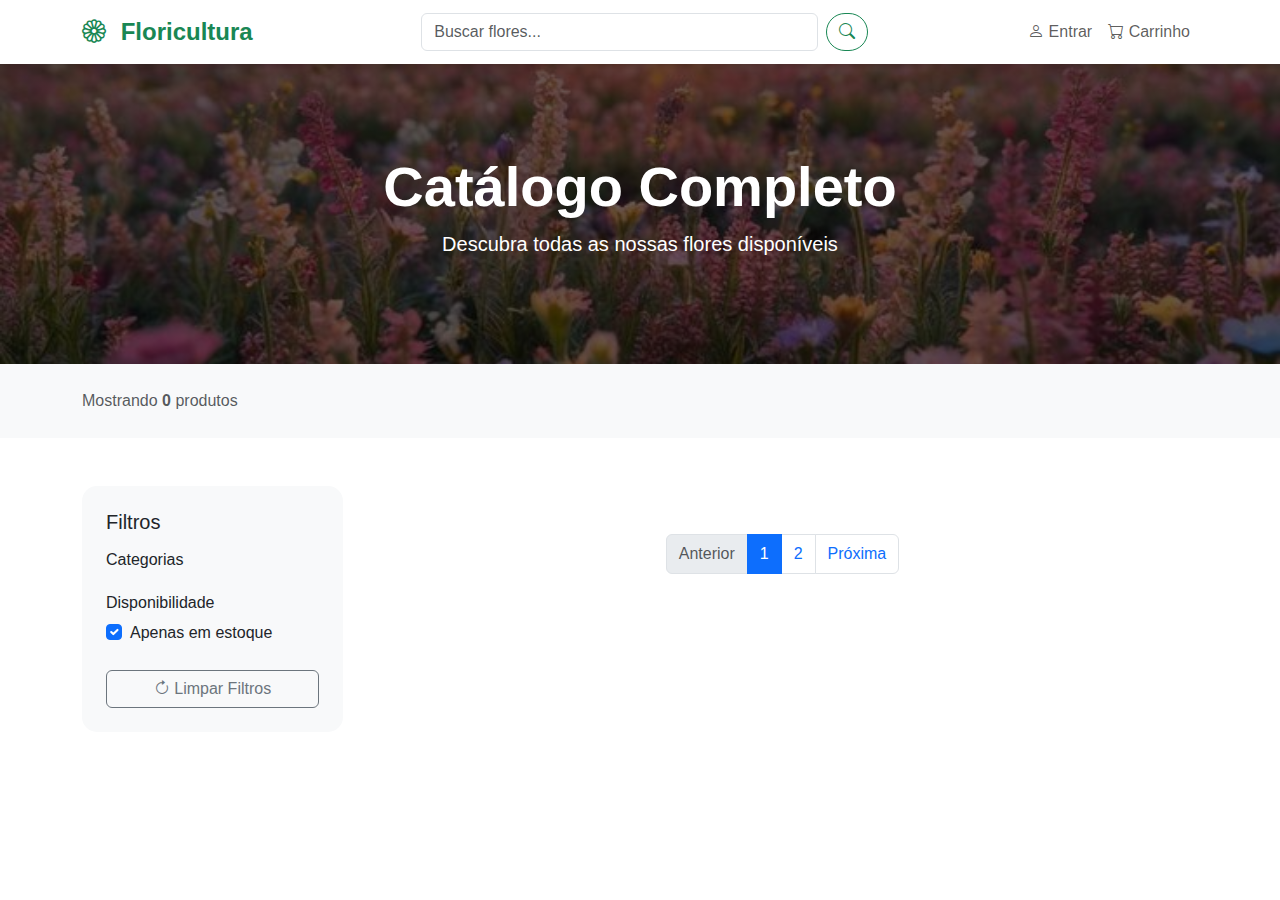
<file: Floricultura/paginas/catalogo.html>
<!DOCTYPE html>
<html lang="pt-br">
<head>
    <meta charset="UTF-8">
    <meta name="viewport" content="width=device-width, initial-scale=1.0">
    <title>Catálogo Completo - Floricultura</title>
    <link href="https://cdn.jsdelivr.net/npm/bootstrap@5.3.0/dist/css/bootstrap.min.css" rel="stylesheet">
    <link rel="stylesheet" href="https://cdn.jsdelivr.net/npm/bootstrap-icons@1.10.0/font/bootstrap-icons.css">
    <link rel="stylesheet" href="../css/style.css">
</head>
<body>
    <!-- Navigation -->
    <nav class="navbar navbar-expand-lg navbar-light bg-white shadow-sm">
        <div class="container">
            <a class="navbar-brand text-success" href="../index.html">
                <i class="bi bi-flower1 me-2"></i>
                Floricultura
            </a>
            
            <!-- Barra de busca -->
            <div class="d-flex mx-auto" style="width: 40%;">
                <input class="form-control me-2" type="search" placeholder="Buscar flores..." aria-label="Search" id="searchInput">
                <button class="btn btn-outline-success" type="submit">
                    <i class="bi bi-search"></i>
                </button>
            </div>

            <div class="navbar-nav">
                <a class="nav-link" href="login.html">
                    <i class="bi bi-person"></i> Entrar
                </a>
                <a class="nav-link" href="carrinho.html">
                    <i class="bi bi-cart"></i> Carrinho
                    <span class="badge bg-success cart-count" style="display: none;">0</span>
                </a>
            </div>
        </div>
    </nav>

    <!-- Hero Section -->
    <section class="catalog-hero d-flex align-items-center">
        <div class="container text-center">
            <h1 class="display-4 fw-bold">Catálogo Completo</h1>
            <p class="lead">Descubra todas as nossas flores disponíveis</p>
        </div>
    </section>

    <!-- Filtros -->
    <section class="py-4 bg-light">
        <div class="container">
            <div class="row align-items-center">
                <div class="col-md-12">
                    <span class="text-muted">Mostrando <strong id="productCount">0</strong> produtos</span>
                </div>
            </div>
        </div>
    </section>

    <!-- Catálogo -->
    <section class="py-5">
        <div class="container">
            <div class="row">
                <!-- Sidebar de Filtros -->
                <div class="col-lg-3 mb-4">
                    <div class="filter-sidebar">
                        <h5 class="mb-3">Filtros</h5>
                        
                        <!-- Categorias -->
                        <div class="mb-4">
                            <h6>Categorias</h6>
                            <ul class="category-filter" id="categoriesList">
                                <!-- Categorias carregadas via JavaScript -->
                            </ul>
                        </div>

                        <!-- Estoque -->
                        <div class="mb-4">
                            <h6>Disponibilidade</h6>
                            <div class="form-check">
                                <input class="form-check-input stock-filter" type="checkbox" id="inStock" checked>
                                <label class="form-check-label" for="inStock">Apenas em estoque</label>
                            </div>
                        </div>

                        <button class="btn btn-outline-secondary w-100" id="clearFilters">
                            <i class="bi bi-arrow-clockwise"></i> Limpar Filtros
                        </button>
                    </div>
                </div>

                <!-- Grid de Produtos -->
                <div class="col-lg-9">
                    <div class="row" id="productsGrid">
                        <!-- Produtos carregados via JavaScript -->
                    </div>

                    <!-- Paginação -->
                    <nav aria-label="Page navigation" class="mt-5">
                        <ul class="pagination justify-content-center">
                            <li class="page-item disabled">
                                <a class="page-link" href="#" tabindex="-1">Anterior</a>
                            </li>
                            <li class="page-item active"><a class="page-link" href="#">1</a></li>
                            <li class="page-item"><a class="page-link" href="#">2</a></li>
                            <li class="page-item">
                                <a class="page-link" href="#">Próxima</a>
                            </li>
                        </ul>
                    </nav>
                </div>
            </div>
        </div>
    </section>

    <script src="https://cdn.jsdelivr.net/npm/bootstrap@5.3.0/dist/js/bootstrap.bundle.min.js"></script>
    <script>
        // Variáveis globais
        let todosProdutos = [];
        let categorias = [];
        let categoriaSelecionada = null;

        // Carregar dados quando a página carregar
        document.addEventListener('DOMContentLoaded', function() {
            // Obter parâmetro de categoria da URL primeiro
            const urlParams = new URLSearchParams(window.location.search);
            categoriaSelecionada = urlParams.get('categoria');
            
            carregarCategorias();
            carregarProdutos();
            atualizarContadorCarrinho();
        });

        // Carregar categorias do banco de dados
        async function carregarCategorias() {
            try {
                const response = await fetch('../php/produtos.php?action=categorias');
                categorias = await response.json();
                
                const categoriesList = document.getElementById('categoriesList');
                categoriesList.innerHTML = `
                    <li><a href="#" class="category-link ${!categoriaSelecionada ? 'active' : ''}" data-category="all">Todas as Flores</a></li>
                    ${categorias.map(categoria => `
                        <li><a href="#" class="category-link ${categoriaSelecionada == categoria.id ? 'active' : ''}" data-category="${categoria.id}">${categoria.nome}</a></li>
                    `).join('')}
                `;

                // Adicionar event listeners para filtro de categorias
                document.querySelectorAll('.category-link').forEach(link => {
                    link.addEventListener('click', function(e) {
                        e.preventDefault();
                        
                        // Remover active de todos os links
                        document.querySelectorAll('.category-link').forEach(l => l.classList.remove('active'));
                        // Adicionar active ao link clicado
                        this.classList.add('active');
                        
                        // Atualizar a URL sem recarregar a página
                        const category = this.getAttribute('data-category');
                        const url = new URL(window.location);
                        if (category === 'all') {
                            url.searchParams.delete('categoria');
                        } else {
                            url.searchParams.set('categoria', category);
                        }
                        window.history.pushState({}, '', url);
                        
                        filtrarProdutos();
                    });
                });
            } catch (error) {
                console.error('Erro ao carregar categorias:', error);
            }
        }

        // Carregar produtos do banco de dados - SEMPRE CARREGAR TODOS OS PRODUTOS
        async function carregarProdutos() {
            try {
                // SEMPRE carregar todos os produtos, independente da categoria na URL
                const response = await fetch('../php/produtos.php?action=todos');
                todosProdutos = await response.json();
                
                // Exibir todos os produtos inicialmente
                exibirProdutos(todosProdutos);
                
                // Aplicar filtros (isso vai filtrar pela categoria da URL se existir)
                filtrarProdutos();

            } catch (error) {
                console.error('Erro ao carregar produtos:', error);
            }
        }

        // Exibir produtos no grid
        function exibirProdutos(produtos) {
            const grid = document.getElementById('productsGrid');
            
            if (produtos.length === 0) {
                grid.innerHTML = `
                    <div class="col-12 text-center py-5">
                        <i class="bi bi-search display-1 text-muted"></i>
                        <h4 class="mt-3">Nenhum produto encontrado</h4>
                        <p class="text-muted">Tente ajustar os filtros de busca</p>
                    </div>
                `;
                return;
            }

            grid.innerHTML = produtos.map(produto => `
                <div class="col-md-6 col-lg-4 mb-4 product-card" 
                     data-category="${produto.categoria_id}" 
                     data-price="${produto.preco}" 
                     data-stock="${produto.estoque}"
                     data-name="${produto.nome.toLowerCase()}">
                    <div class="card h-100 feature-card">
                        <div class="position-relative">
                            <img src="../imagens/${produto.imagem}" class="card-img-top" alt="${produto.nome}" style="height: 250px; object-fit: cover;">
                            <span class="price-tag">R$ ${produto.preco}</span>
                            <span class="stock-badge ${produto.estoque > 0 ? 'bg-success' : 'bg-danger'}">
                                ${produto.estoque > 0 ? `Estoque: ${produto.estoque}` : 'Fora de Estoque'}
                            </span>
                        </div>
                        <div class="card-body d-flex flex-column">
                            <h5 class="card-title">${produto.nome}</h5>
                            <p class="card-text text-muted">${produto.descricao}</p>
                            <div class="mt-auto">
                                <div class="d-flex justify-content-between align-items-center mb-2">
                                    <span class="h5 text-success product-price">R$ ${produto.preco}</span>
                                    <span class="product-stock ${produto.estoque > 0 ? 'text-success' : 'text-danger'}">
                                        ${produto.estoque > 0 ? `Estoque: ${produto.estoque}` : 'Fora de Estoque'}
                                    </span>
                                </div>
                                <button class="btn btn-success w-100 add-to-cart" 
                                        onclick="adicionarAoCarrinho(${produto.id})"
                                        ${produto.estoque === 0 ? 'disabled' : ''}>
                                    <i class="bi bi-cart-plus"></i> 
                                    ${produto.estoque > 0 ? 'Adicionar ao Carrinho' : 'Fora de Estoque'}
                                </button>
                            </div>
                        </div>
                    </div>
                </div>
            `).join('');
        }

        // Filtrar produtos
        function filtrarProdutos() {
            const searchTerm = document.getElementById('searchInput').value.toLowerCase();
            const onlyInStock = document.getElementById('inStock').checked;
            
            // Obter categoria ativa do menu (não mais da URL diretamente)
            const activeCategoryElement = document.querySelector('.category-link.active');
            const activeCategory = activeCategoryElement ? activeCategoryElement.getAttribute('data-category') : 'all';

            const produtosFiltrados = todosProdutos.filter(produto => {
                const matchesSearch = produto.nome.toLowerCase().includes(searchTerm) || 
                                    produto.descricao.toLowerCase().includes(searchTerm);
                const matchesCategory = activeCategory === 'all' || produto.categoria_id == activeCategory;
                const matchesStock = !onlyInStock || produto.estoque > 0;

                return matchesSearch && matchesCategory && matchesStock;
            });

            exibirProdutos(produtosFiltrados);
            document.getElementById('productCount').textContent = produtosFiltrados.length;
        }

        // Adicionar ao carrinho
        async function adicionarAoCarrinho(produtoId) {
            try {
                const formData = new FormData();
                formData.append('action', 'add');
                formData.append('produto_id', produtoId);
                formData.append('quantidade', 1);

                const response = await fetch('../php/carrinho.php', {
                    method: 'POST',
                    body: formData
                });

                const result = await response.json();
                
                if (result.success) {
                    mostrarNotificacao(result.message, 'success');
                    atualizarContadorCarrinho();
                } else {
                    mostrarNotificacao(result.message, 'error');
                }
            } catch (error) {
                console.error('Erro ao adicionar ao carrinho:', error);
                mostrarNotificacao('Erro ao adicionar produto ao carrinho', 'error');
            }
        }

        // Atualizar contador do carrinho
        async function atualizarContadorCarrinho() {
            try {
                const response = await fetch('../php/carrinho.php?action=get');
                const data = await response.json();
                
                if (data.success) {
                    const cartCount = document.querySelector('.cart-count');
                    cartCount.textContent = data.total_itens;
                    cartCount.style.display = data.total_itens > 0 ? 'inline' : 'none';
                }
            } catch (error) {
                console.error('Erro ao atualizar contador do carrinho:', error);
            }
        }

        // Mostrar notificação
        function mostrarNotificacao(mensagem, tipo = 'info') {
            // Criar elemento de notificação
            const notification = document.createElement('div');
            notification.className = `alert alert-${tipo} alert-dismissible fade show position-fixed`;
            notification.style.cssText = `
                top: 20px;
                right: 20px;
                z-index: 9999;
                min-width: 300px;
            `;
            notification.innerHTML = `
                ${mensagem}
                <button type="button" class="btn-close" data-bs-dismiss="alert"></button>
            `;

            document.body.appendChild(notification);

            // Auto-remover após 3 segundos
            setTimeout(() => {
                if (notification.parentElement) {
                    notification.remove();
                }
            }, 3000);
        }

        // Event listeners para filtros
        document.getElementById('searchInput').addEventListener('input', filtrarProdutos);
        document.getElementById('inStock').addEventListener('change', filtrarProdutos);
        document.getElementById('clearFilters').addEventListener('click', function() {
            document.getElementById('searchInput').value = '';
            document.getElementById('inStock').checked = true;
            document.querySelectorAll('.category-link').forEach(l => l.classList.remove('active'));
            document.querySelector('[data-category="all"]').classList.add('active');
            
            // Limpar parâmetro da URL
            const url = new URL(window.location);
            url.searchParams.delete('categoria');
            window.history.pushState({}, '', url);
            
            filtrarProdutos();
        });

        // Lidar com navegação pelo botão voltar/avancar do navegador
        window.addEventListener('popstate', function() {
            const urlParams = new URLSearchParams(window.location.search);
            categoriaSelecionada = urlParams.get('categoria');
            
            // Atualizar a categoria ativa no menu
            document.querySelectorAll('.category-link').forEach(l => l.classList.remove('active'));
            if (categoriaSelecionada) {
                const categoriaLink = document.querySelector(`[data-category="${categoriaSelecionada}"]`);
                if (categoriaLink) {
                    categoriaLink.classList.add('active');
                }
            } else {
                document.querySelector('[data-category="all"]').classList.add('active');
            }
            
            filtrarProdutos();
        });
    </script>
</body>
</html>
</file>
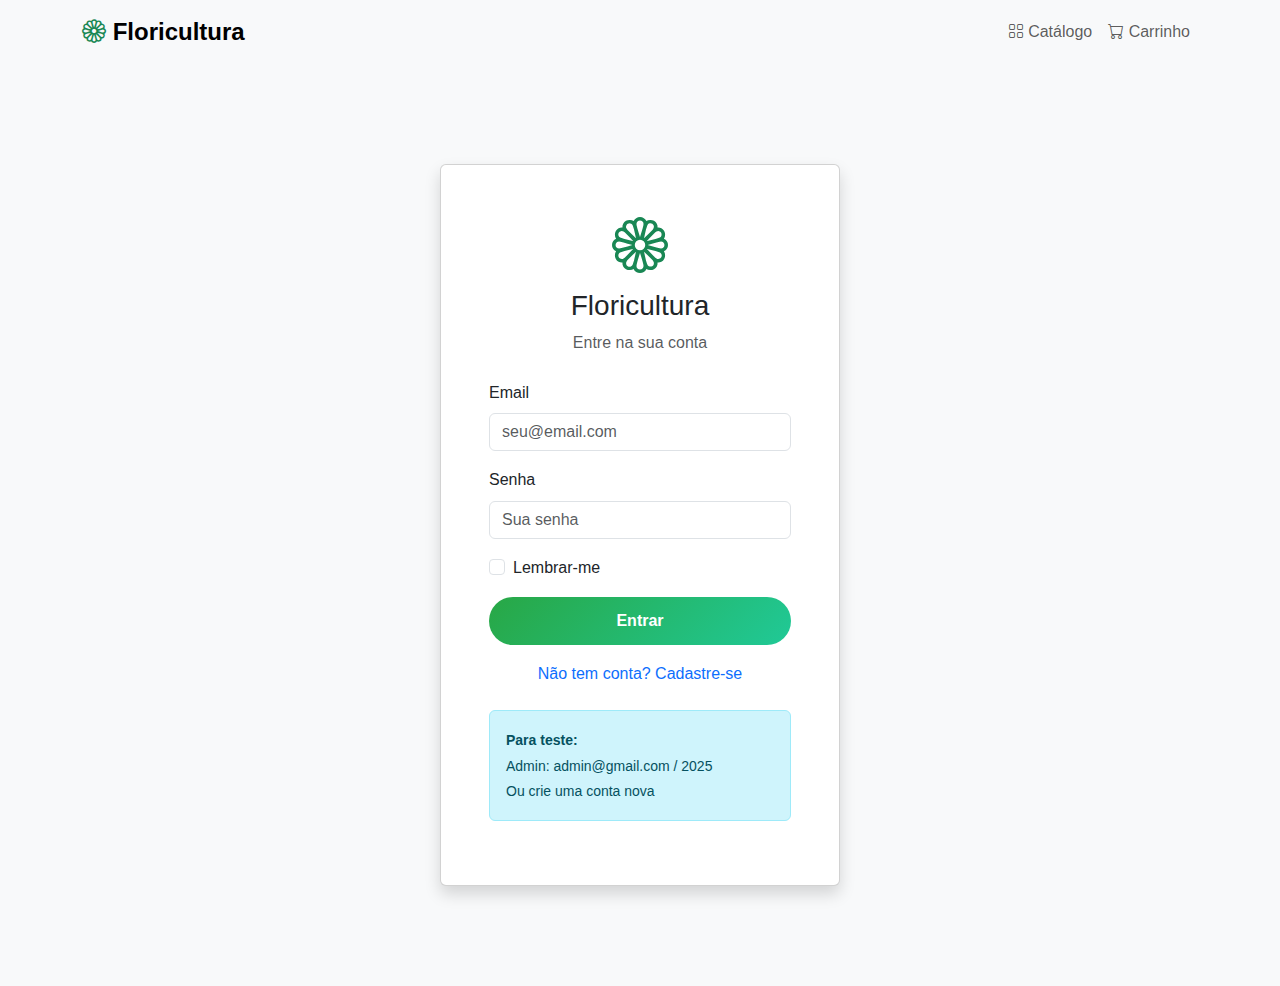
<file: Floricultura/paginas/login.html>
<!DOCTYPE html>
<html lang="pt-br">
<head>
    <meta charset="UTF-8">
    <meta name="viewport" content="width=device-width, initial-scale=1.0">
    <title>Login - Floricultura</title>
    <link href="https://cdn.jsdelivr.net/npm/bootstrap@5.3.0/dist/css/bootstrap.min.css" rel="stylesheet">
    <link rel="stylesheet" href="https://cdn.jsdelivr.net/npm/bootstrap-icons@1.10.0/font/bootstrap-icons.css">
    <link rel="stylesheet" href="../css/style.css">
    <style>
        .login-container {
            max-width: 400px;
            margin: 100px auto;
        }
    </style>
</head>
<body class="bg-light">
    <nav class="navbar navbar-expand-lg navbar-light bg-light">
        <div class="container">
            <a class="navbar-brand" href="../index.html">
                <i class="bi bi-flower1 text-success"></i>
                Floricultura
            </a>
            <div class="navbar-nav ms-auto">
                <a class="nav-link" href="catalogo.html">
                    <i class="bi bi-grid"></i> Catálogo
                </a>
                <a class="nav-link" href="carrinho.html">
                    <i class="bi bi-cart"></i> Carrinho
                </a>
            </div>
        </div>
    </nav>

    <div class="container">
        <div class="login-container">
            <div class="card shadow">
                <div class="card-body p-5">
                    <div class="text-center mb-4">
                        <i class="bi bi-flower1 text-success display-4"></i>
                        <h3 class="mt-2">Floricultura</h3>
                        <p class="text-muted">Entre na sua conta</p>
                    </div>

                    <!-- Formulário de Login -->
                    <form action="../php/login.php" method="POST">
                        <div class="mb-3">
                            <label class="form-label">Email</label>
                            <input type="email" class="form-control" name="email" placeholder="seu@email.com" required>
                        </div>
                        <div class="mb-3">
                            <label class="form-label">Senha</label>
                            <input type="password" class="form-control" name="senha" placeholder="Sua senha" required>
                        </div>
                        <div class="mb-3 form-check">
                            <input type="checkbox" class="form-check-input" id="remember">
                            <label class="form-check-label" for="remember">Lembrar-me</label>
                        </div>
                        <button type="submit" class="btn btn-success w-100 mb-3">Entrar</button>
                    </form>

                    <!-- Link para Cadastro -->
                    <div class="text-center mb-4">
                        <a href="#" class="text-decoration-none" data-bs-toggle="modal" data-bs-target="#registerModal">
                            Não tem conta? Cadastre-se
                        </a>
                    </div>

                    <!-- Informações para teste -->
                    <div class="alert alert-info mt-3">
                        <small>
                            <strong>Para teste:</strong><br>
                            Admin: admin@gmail.com / 2025<br>
                            Ou crie uma conta nova
                        </small>
                    </div>
                </div>
            </div>
        </div>
    </div>

    <!-- Modal de Cadastro -->
    <div class="modal fade" id="registerModal" tabindex="-1">
        <div class="modal-dialog">
            <div class="modal-content">
                <div class="modal-header">
                    <h5 class="modal-title">Criar Nova Conta</h5>
                    <button type="button" class="btn-close" data-bs-dismiss="modal"></button>
                </div>
                <div class="modal-body">
                    <form action="../php/registro.php" method="POST" id="registerForm">
                        <div class="row mb-3">
                            <div class="col-md-6">
                                <label class="form-label">Nome</label>
                                <input type="text" class="form-control" name="nome" required>
                            </div>
                            <div class="col-md-6">
                                <label class="form-label">Sobrenome</label>
                                <input type="text" class="form-control" name="sobrenome" required>
                            </div>
                        </div>
                        <div class="mb-3">
                            <label class="form-label">Email</label>
                            <input type="email" class="form-control" name="email" required>
                        </div>
                        <div class="mb-3">
                            <label class="form-label">Telefone</label>
                            <input type="tel" class="form-control" name="telefone">
                        </div>
                        <div class="mb-3">
                            <label class="form-label">Senha</label>
                            <input type="password" class="form-control" name="senha" required>
                        </div>
                        <div class="mb-3">
                            <label class="form-label">Confirmar Senha</label>
                            <input type="password" class="form-control" name="confirmar_senha" required>
                        </div>
                        <div class="mb-3 form-check">
                            <input type="checkbox" class="form-check-input" name="termos" required>
                            <label class="form-check-label">Aceito os termos e condições</label>
                        </div>
                    </form>
                </div>
                <div class="modal-footer">
                    <button type="button" class="btn btn-secondary" data-bs-dismiss="modal">Cancelar</button>
                    <button type="submit" form="registerForm" class="btn btn-success">Cadastrar</button>
                </div>
            </div>
        </div>
    </div>

    <script src="https://cdn.jsdelivr.net/npm/bootstrap@5.3.0/dist/js/bootstrap.bundle.min.js"></script>
    <script>
        // Validação do formulário de registro
        document.getElementById('registerForm').addEventListener('submit', function(e) {
            const senha = this.querySelector('input[name="senha"]').value;
            const confirmarSenha = this.querySelector('input[name="confirmar_senha"]').value;
            
            if (senha !== confirmarSenha) {
                e.preventDefault();
                alert('As senhas não coincidem!');
            }
        });
    </script>
</body>
</html>
</file>
<file: Floricultura/css/style.css>
/* ===== VARIÁVEIS CSS ===== */
:root {
    --primary-color: #28a745;
    --primary-dark: #218838;
    --primary-light: #20c997;
    --secondary-color: #6c757d;
    --success-color: #198754;
    --warning-color: #ffc107;
    --danger-color: #dc3545;
    --light-color: #f8f9fa;
    --dark-color: #212529;
    --shadow: 0 4px 6px rgba(0,0,0,0.1);
    --transition: all 0.3s ease;
}

/* ===== RESET E CONFIGURAÇÕES GERAIS ===== */
* {
    margin: 0;
    padding: 0;
    box-sizing: border-box;
}

body {
    font-family: 'Segoe UI', Tahoma, Geneva, Verdana, sans-serif;
    line-height: 1.6;
    color: var(--dark-color);
}

/* ===== COMPONENTES REUTILIZÁVEIS ===== */
.hero-section {
    background: linear-gradient(rgba(0,0,0,0.5), rgba(0,0,0,0.5)), url('../imagens/principal.jfif') center/cover;
    height: 80vh;
    color: white;
    display: flex;
    align-items: center;
}

.catalog-hero {
    background: linear-gradient(rgba(0,0,0,0.6), rgba(0,0,0,0.6)), url('../imagens/secundaria.jfif') center/cover;
    height: 300px;
    color: white;
}

.feature-card {
    transition: var(--transition);
    border: none;
    box-shadow: var(--shadow);
    border-radius: 15px;
    overflow: hidden;
}

.feature-card:hover {
    transform: translateY(-10px);
    box-shadow: 0 8px 25px rgba(0,0,0,0.15);
}

.category-icon {
    font-size: 3rem;
    margin-bottom: 1rem;
    display: block;
}

.btn-success {
    background: linear-gradient(135deg, var(--primary-color), var(--primary-light));
    border: none;
    padding: 12px 30px;
    font-weight: 600;
    border-radius: 50px;
    transition: var(--transition);
}

.btn-success:hover {
    background: linear-gradient(135deg, var(--primary-dark), #1e9e8a);
    transform: translateY(-2px);
    box-shadow: 0 5px 15px rgba(40, 167, 69, 0.3);
}

.btn-outline-success {
    border-radius: 50px;
    transition: var(--transition);
}

.btn-outline-success:hover {
    transform: translateY(-2px);
}

/* ===== NAVBAR ===== */
.navbar-brand {
    font-weight: 700;
    font-size: 1.5rem;
}

.navbar-nav .nav-link {
    font-weight: 500;
    padding: 0.5rem 1rem;
    border-radius: 25px;
    transition: var(--transition);
}

.navbar-nav .nav-link:hover {
    background-color: rgba(40, 167, 69, 0.1);
    color: var(--primary-color);
}

.navbar-nav .nav-link.active {
    background-color: var(--primary-color);
    color: white;
}

/* ===== CATÁLOGO ===== */
.price-tag {
    position: absolute;
    top: 15px;
    right: 15px;
    background: var(--primary-color);
    color: white;
    padding: 5px 12px;
    border-radius: 20px;
    font-weight: 600;
    font-size: 0.9rem;
    z-index: 10;
}

.stock-badge {
    position: absolute;
    top: 15px;
    left: 15px;
    background: rgba(0,0,0,0.7);
    color: white;
    padding: 4px 10px;
    border-radius: 15px;
    font-size: 0.8rem;
    z-index: 10;
}

.filter-sidebar {
    background: var(--light-color);
    border-radius: 15px;
    padding: 1.5rem;
    height: fit-content;
    position: sticky;
    top: 20px;
}

.category-filter {
    list-style: none;
    padding: 0;
}

.category-filter li {
    padding: 0.5rem 0;
    border-bottom: 1px solid #eee;
}

.category-filter li:last-child {
    border-bottom: none;
}

.category-filter a {
    text-decoration: none;
    color: var(--dark-color);
    transition: var(--transition);
}

.category-filter a:hover {
    color: var(--primary-color);
    padding-left: 5px;
}

.category-link.active {
    color: var(--primary-color) !important;
    font-weight: 600;
    padding-left: 10px !important;
    border-left: 3px solid var(--primary-color);
}

/* ===== MELHORIAS PARA SEÇÃO DE DESTAQUES ===== */
#destaques {
    position: relative;
    overflow: hidden;
}

.destaques-container {
    position: relative;
    z-index: 2;
}

.product-card {
    position: relative;
    border: none;
    border-radius: 20px;
    overflow: hidden;
    transition: all 0.4s cubic-bezier(0.175, 0.885, 0.32, 1.275);
    background: white;
    box-shadow: 0 10px 30px rgba(0, 0, 0, 0.08);
}

.product-card:hover {
    transform: translateY(-12px) scale(1.02);
    box-shadow: 0 20px 40px rgba(0, 0, 0, 0.15);
}

.product-card .card-img-top {
    height: 280px;
    object-fit: cover;
    transition: all 0.5s ease;
    position: relative;
}

.product-card:hover .card-img-top {
    transform: scale(1.08);
}

.product-card::before {
    content: '';
    position: absolute;
    top: 0;
    left: 0;
    right: 0;
    height: 4px;
    background: linear-gradient(90deg, var(--primary-color), var(--primary-light));
    z-index: 3;
    transform: scaleX(0);
    transition: transform 0.3s ease;
}

.product-card:hover::before {
    transform: scaleX(1);
}

.product-card .card-body {
    padding: 1.5rem;
    position: relative;
    z-index: 2;
}

.product-card .card-title {
    font-weight: 700;
    margin-bottom: 0.75rem;
    color: var(--dark-color);
    font-size: 1.25rem;
}

.product-card .card-text {
    color: var(--secondary-color);
    margin-bottom: 1.5rem;
    line-height: 1.6;
}

.product-price {
    font-size: 1.5rem;
    font-weight: 800;
    color: var(--success-color);
    display: block;
    margin-bottom: 0.5rem;
}

.product-stock {
    display: inline-block;
    padding: 0.25rem 0.75rem;
    background-color: rgba(40, 167, 69, 0.1);
    color: var(--success-color);
    border-radius: 20px;
    font-size: 0.85rem;
    font-weight: 600;
}

.add-to-cart {
    border-radius: 50px;
    padding: 0.75rem 1.5rem;
    font-weight: 600;
    transition: all 0.3s ease;
    position: relative;
    overflow: hidden;
    z-index: 1;
}

.add-to-cart::before {
    content: '';
    position: absolute;
    top: 0;
    left: -100%;
    width: 100%;
    height: 100%;
    background: linear-gradient(90deg, transparent, rgba(255, 255, 255, 0.2), transparent);
    transition: left 0.5s;
    z-index: -1;
}

.add-to-cart:hover::before {
    left: 100%;
}

/* Efeito de fundo decorativo para a seção */
.destaques-bg {
    position: absolute;
    top: 0;
    left: 0;
    width: 100%;
    height: 100%;
    background: 
        radial-gradient(circle at 20% 80%, rgba(40, 167, 69, 0.05) 0%, transparent 50%),
        radial-gradient(circle at 80% 20%, rgba(32, 201, 151, 0.05) 0%, transparent 50%),
        radial-gradient(circle at 40% 40%, rgba(255, 193, 7, 0.03) 0%, transparent 50%);
    z-index: 1;
}

/* ===== ESTILOS DO PAINEL ADMINISTRATIVO ===== */
.admin-sidebar {
    background: #2c3e50;
    min-height: 100vh;
    padding: 0;
}

.admin-sidebar .nav-link {
    color: #ecf0f1;
    padding: 1rem 1.5rem;
    border-radius: 0;
    transition: all 0.3s ease;
}

.admin-sidebar .nav-link:hover,
.admin-sidebar .nav-link.active {
    background: #34495e;
    color: #3498db;
}

.admin-stats-card {
    border-radius: 10px;
    transition: transform 0.3s ease;
    border: none;
    box-shadow: 0 4px 6px rgba(0,0,0,0.1);
}

.admin-stats-card:hover {
    transform: translateY(-5px);
}

.admin-table {
    border-radius: 10px;
    overflow: hidden;
    box-shadow: 0 4px 6px rgba(0,0,0,0.1);
}

.admin-table th {
    background-color: var(--primary-color);
    color: white;
    border: none;
    padding: 1rem;
}

.admin-table td {
    padding: 1rem;
    vertical-align: middle;
}

/* Status badges para o admin */
.status-badge-pendente {
    background-color: #fff3cd;
    color: #856404;
}

.status-badge-pago {
    background-color: #d1edff;
    color: #0c5460;
}

.status-badge-processando {
    background-color: #d1f7ff;
    color: #006978;
}

.status-badge-enviado {
    background-color: #e7f3ff;
    color: #004085;
}

.status-badge-entregue {
    background-color: #d4edda;
    color: #155724;
}

.status-badge-cancelado {
    background-color: #f8d7da;
    color: #721c24;
}

/* Modal do admin */
.admin-modal .modal-header {
    background: var(--primary-color);
    color: white;
}

.admin-modal .modal-header .btn-close {
    filter: invert(1);
}

/* ===== CARRINHO ===== */
.cart-item {
    border: none;
    border-radius: 15px;
    box-shadow: var(--shadow);
    margin-bottom: 1rem;
}

.cart-item-image {
    width: 80px;
    height: 80px;
    object-fit: cover;
    border-radius: 10px;
}

.quantity-control {
    border-radius: 25px;
    overflow: hidden;
}

.quantity-control .btn {
    border: 1px solid #dee2e6;
    padding: 0.375rem 0.75rem;
}

.quantity-control input {
    border: 1px solid #dee2e6;
    border-left: none;
    border-right: none;
    text-align: center;
    max-width: 60px;
}

/* ===== PAGAMENTO ===== */
.payment-method-card {
    border: 2px solid transparent;
    border-radius: 15px;
    transition: var(--transition);
    cursor: pointer;
}

.payment-method-card:hover {
    border-color: var(--primary-color);
    transform: translateY(-2px);
}

.payment-method-card.selected {
    border-color: var(--primary-color);
    background-color: rgba(40, 167, 69, 0.05);
}

.qr-code-placeholder {
    width: 200px;
    height: 200px;
    background: var(--light-color);
    border: 2px dashed #dee2e6;
    display: flex;
    align-items: center;
    justify-content: center;
    margin: 0 auto;
}

/* ===== LOGIN E CADASTRO ===== */
.login-container {
    max-width: 400px;
    margin: 100px auto;
}

.auth-card {
    border: none;
    border-radius: 20px;
    box-shadow: 0 15px 35px rgba(0,0,0,0.1);
}

.auth-card .card-body {
    padding: 3rem;
}

/* ===== ADMIN PANEL ===== */
.admin-sidebar {
    background: var(--dark-color);
    color: white;
    min-height: 100vh;
    padding: 0;
}

.admin-sidebar .nav-link {
    color: rgba(255,255,255,0.8);
    padding: 1rem 1.5rem;
    border-radius: 0;
    transition: var(--transition);
}

.admin-sidebar .nav-link:hover,
.admin-sidebar .nav-link.active {
    color: white;
    background-color: rgba(255,255,255,0.1);
}

.admin-table {
    border-radius: 10px;
    overflow: hidden;
    box-shadow: var(--shadow);
}

.admin-table th {
    background-color: var(--primary-color);
    color: white;
    border: none;
    padding: 1rem;
}

.admin-table td {
    padding: 1rem;
    vertical-align: middle;
}

/* ===== PROGRESS BAR ===== */
.progress {
    height: 8px;
    border-radius: 10px;
}

.progress-bar {
    border-radius: 10px;
}

/* ===== BADGES ===== */
.status-badge {
    padding: 0.5rem 1rem;
    border-radius: 20px;
    font-weight: 600;
}

.status-pending {
    background-color: #fff3cd;
    color: #856404;
}

.status-paid {
    background-color: #d1edff;
    color: #0c5460;
}

.status-shipped {
    background-color: #d1f7ff;
    color: #006978;
}

.status-delivered {
    background-color: #d4edda;
    color: #155724;
}

.status-cancelled {
    background-color: #f8d7da;
    color: #721c24;
}

/* ===== ANIMAÇÕES ===== */
@keyframes fadeIn {
    from {
        opacity: 0;
        transform: translateY(20px);
    }
    to {
        opacity: 1;
        transform: translateY(0);
    }
}

.fade-in {
    animation: fadeIn 0.6s ease-out;
}

@keyframes slideIn {
    from {
        opacity: 0;
        transform: translateX(-20px);
    }
    to {
        opacity: 1;
        transform: translateX(0);
    }
}

.slide-in {
    animation: slideIn 0.5s ease-out;
}

/* ===== RESPONSIVIDADE ===== */
@media (max-width: 768px) {
    .hero-section {
        height: 60vh;
        text-align: center;
    }
    
    .catalog-hero {
        height: 250px;
    }
    
    .hero-section h1 {
        font-size: 2rem;
    }
    
    .feature-card {
        margin-bottom: 1rem;
    }
    
    .category-icon {
        font-size: 2rem;
    }
    
    .cart-item {
        text-align: center;
    }
    
    .cart-item .row {
        justify-content: center;
    }
    
    .product-card {
        margin-bottom: 2rem;
    }
    
    .product-card:hover {
        transform: translateY(-8px);
    }
    
    .product-card .card-img-top {
        height: 220px;
    }
    
    .filter-sidebar {
        position: static;
        margin-bottom: 2rem;
    }
}

@media (max-width: 576px) {
    .login-container {
        margin: 50px auto;
    }
    
    .auth-card .card-body {
        padding: 2rem;
    }
    
    .product-card .card-img-top {
        height: 200px;
    }
    
    .catalog-hero {
        height: 200px;
    }
}

/* ===== UTILITÁRIOS ===== */
.text-gradient {
    background: linear-gradient(135deg, var(--primary-color), var(--primary-light));
    -webkit-background-clip: text;
    -webkit-text-fill-color: transparent;
    background-clip: text;
}

.border-radius-15 {
    border-radius: 15px;
}

.shadow-custom {
    box-shadow: var(--shadow);
}

.hover-lift {
    transition: var(--transition);
}

.hover-lift:hover {
    transform: translateY(-3px);
}

/* ===== LOADING ===== */
.loading-spinner {
    display: inline-block;
    width: 2rem;
    height: 2rem;
    border: 3px solid #f3f3f3;
    border-top: 3px solid var(--primary-color);
    border-radius: 50%;
    animation: spin 1s linear infinite;
}

@keyframes spin {
    0% { transform: rotate(0deg); }
    100% { transform: rotate(360deg); }
}

/* ===== ALERTAS PERSONALIZADOS ===== */
.alert-custom {
    border: none;
    border-radius: 15px;
    padding: 1rem 1.5rem;
}

.alert-success-custom {
    background: linear-gradient(135deg, #d4edda, #c3e6cb);
    color: #155724;
}

.alert-warning-custom {
    background: linear-gradient(135deg, #fff3cd, #ffeaa7);
    color: #856404;
}

.alert-info-custom {
    background: linear-gradient(135deg, #d1edff, #b3e0ff);
    color: #0c5460;
}
</file>
